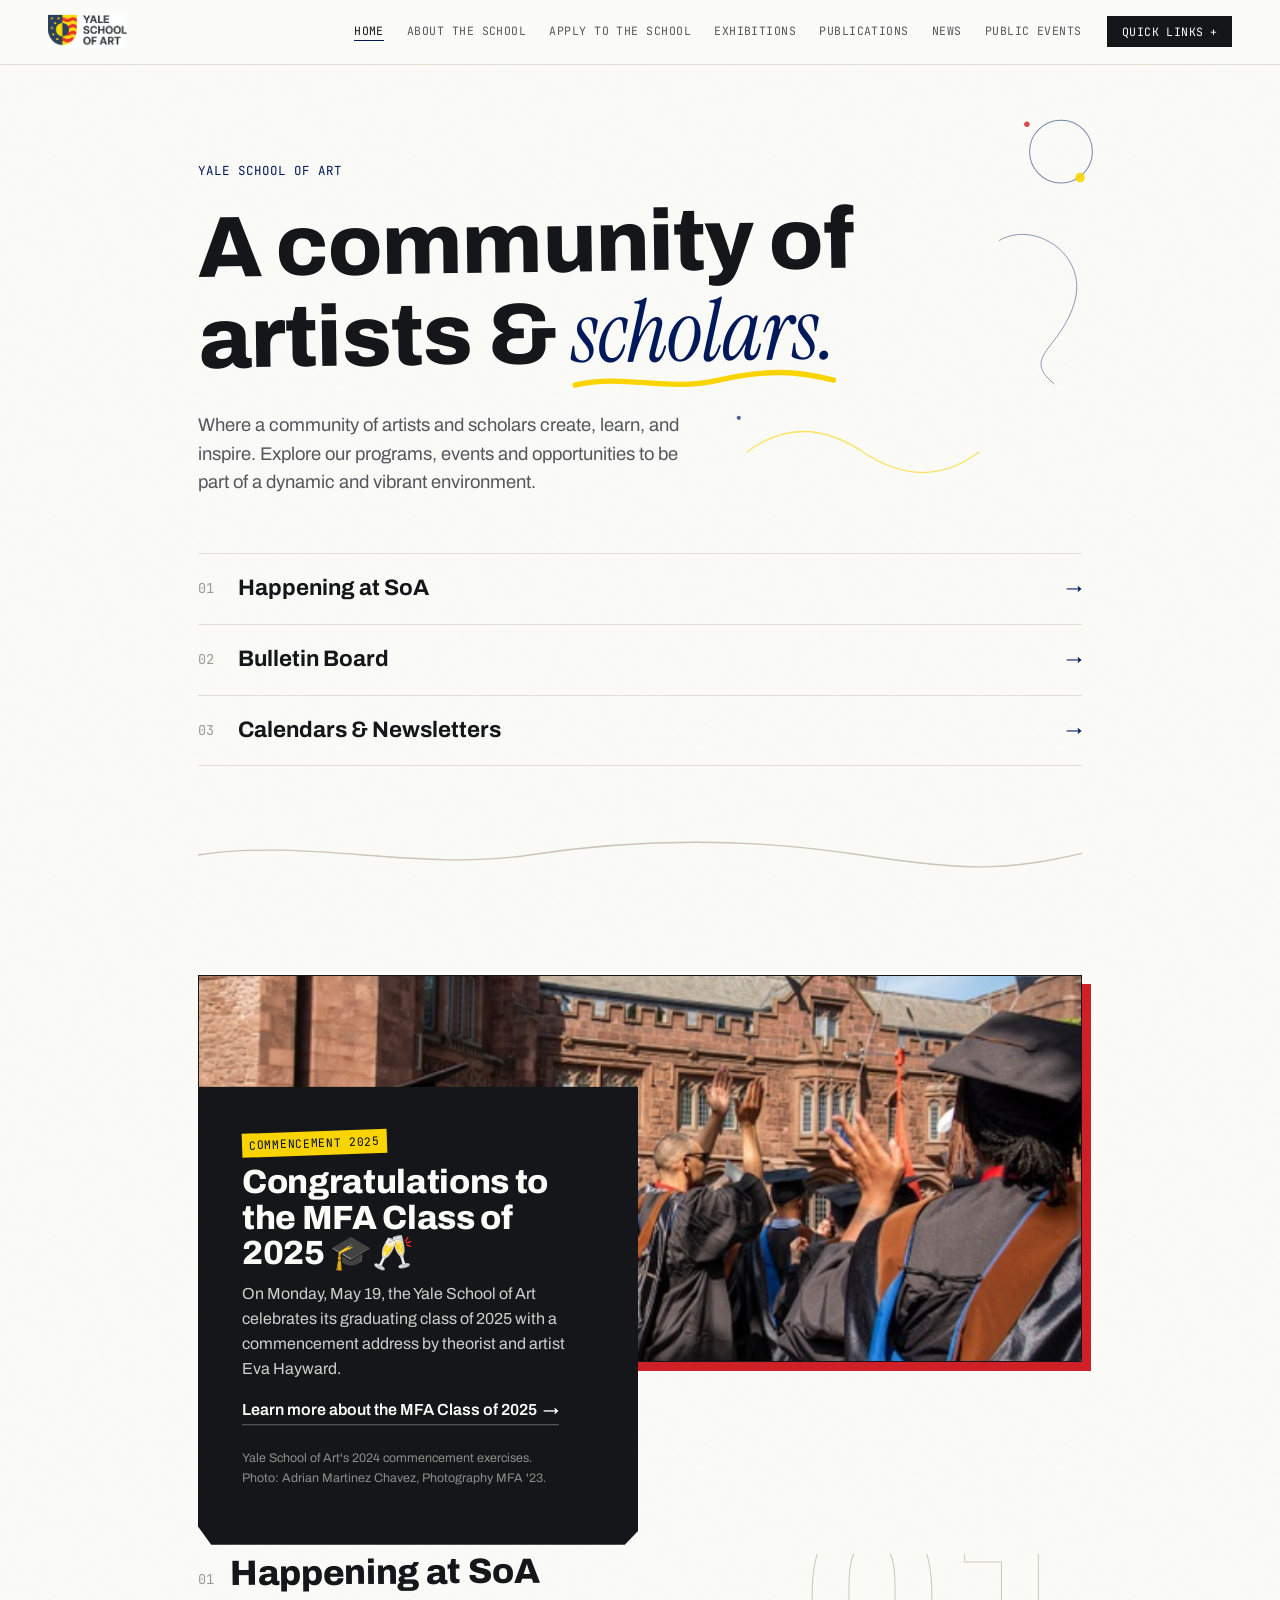
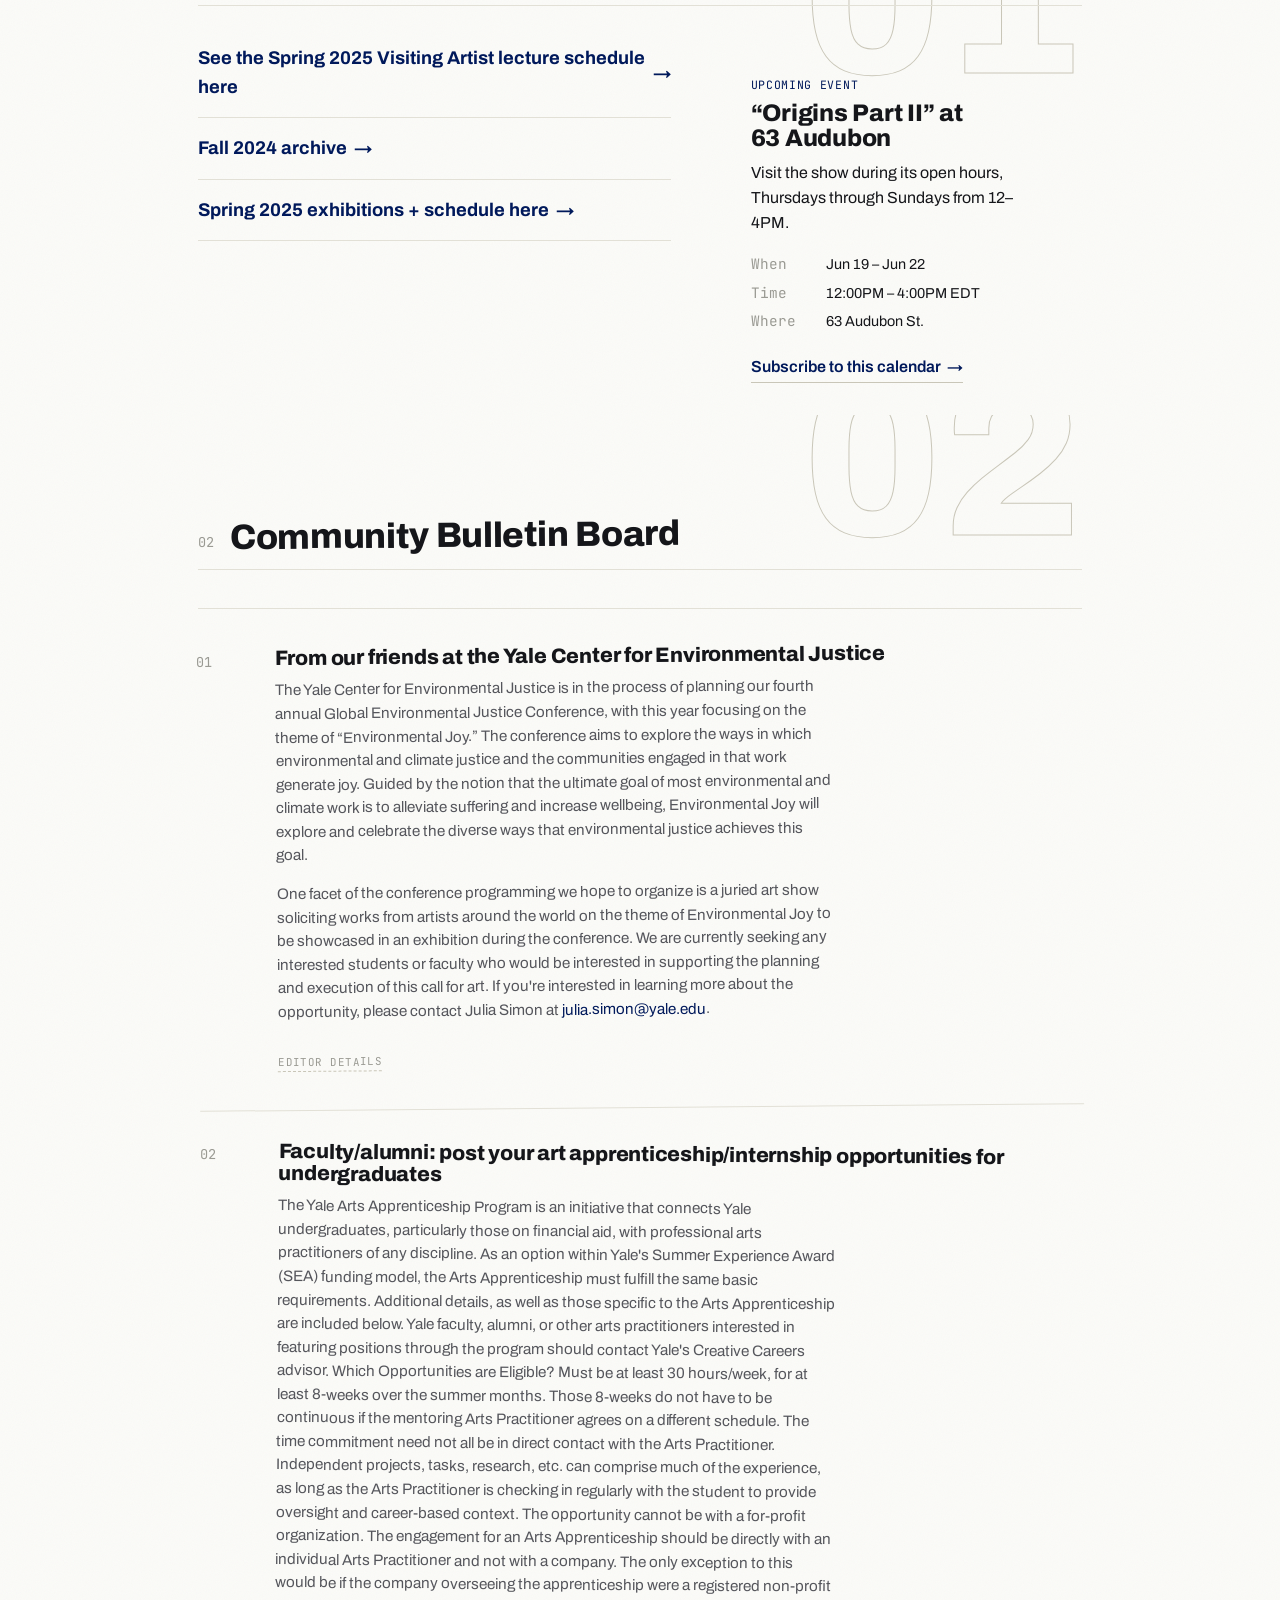
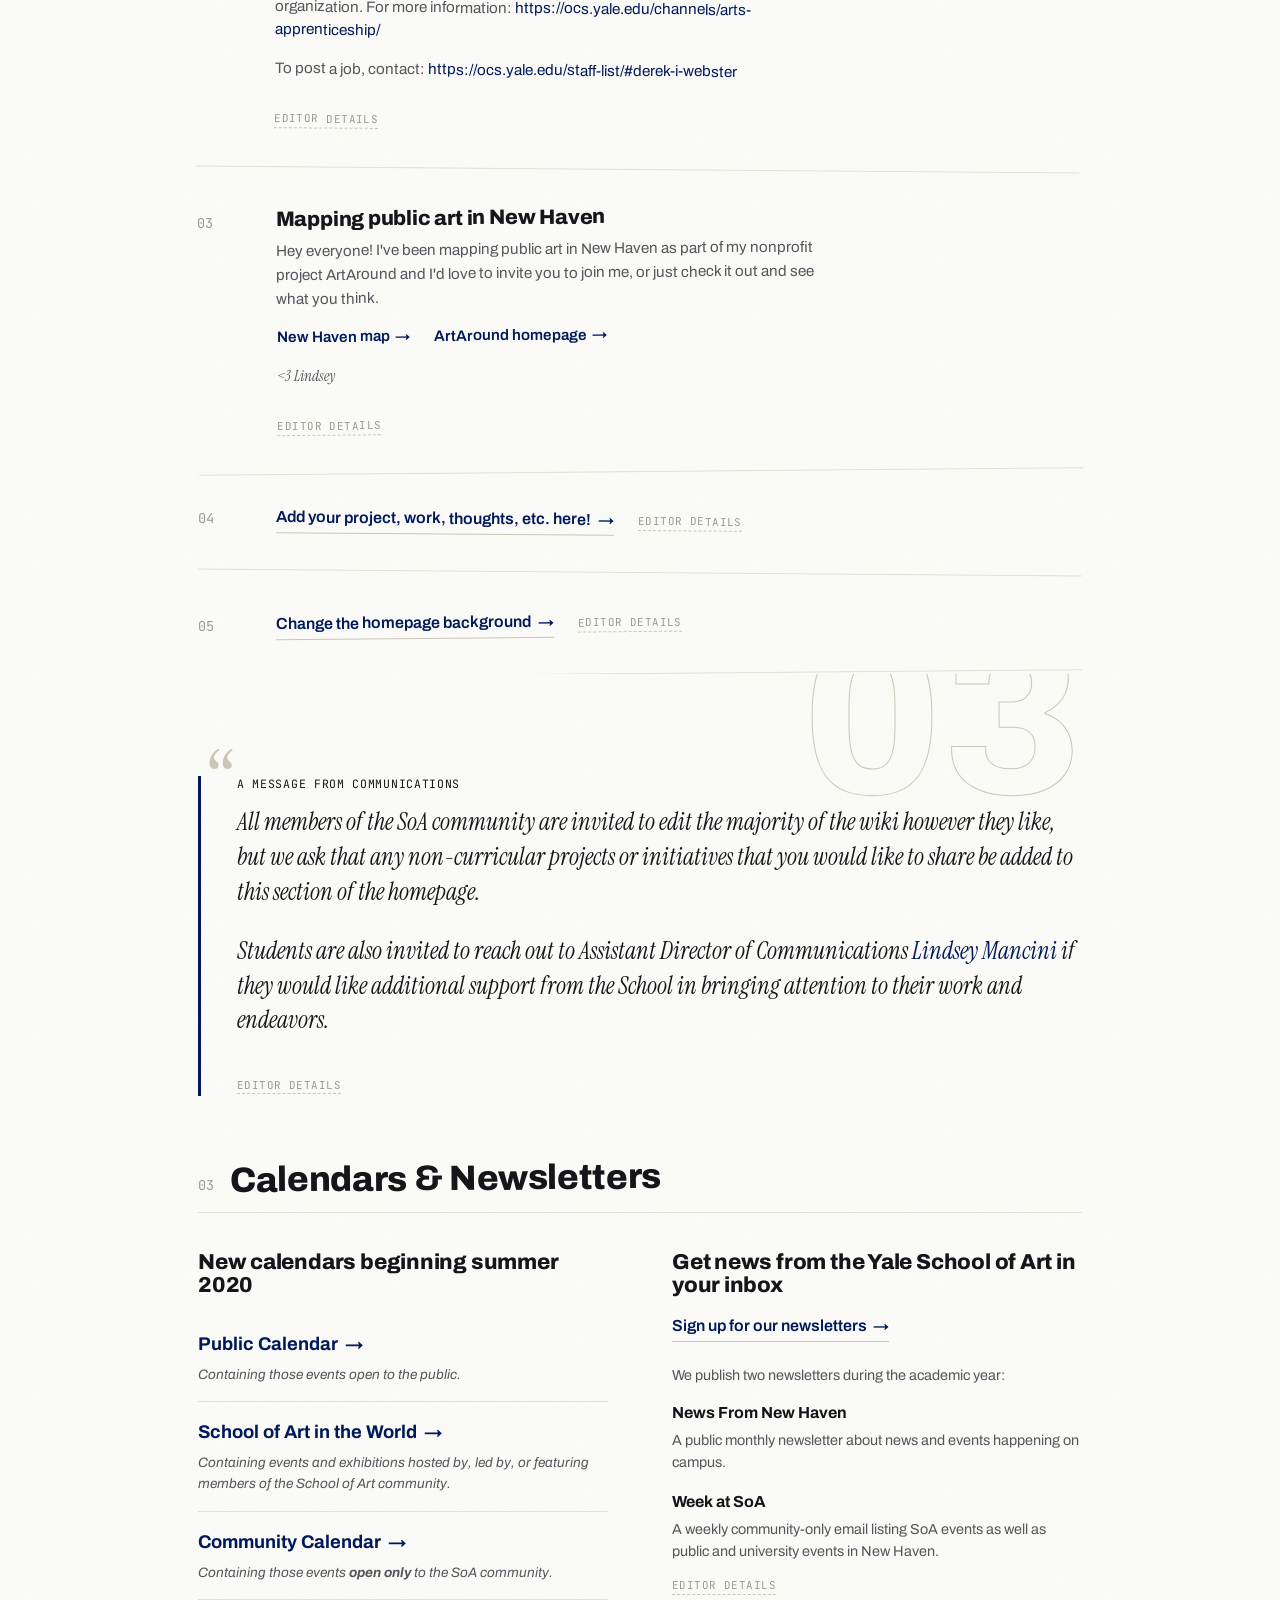
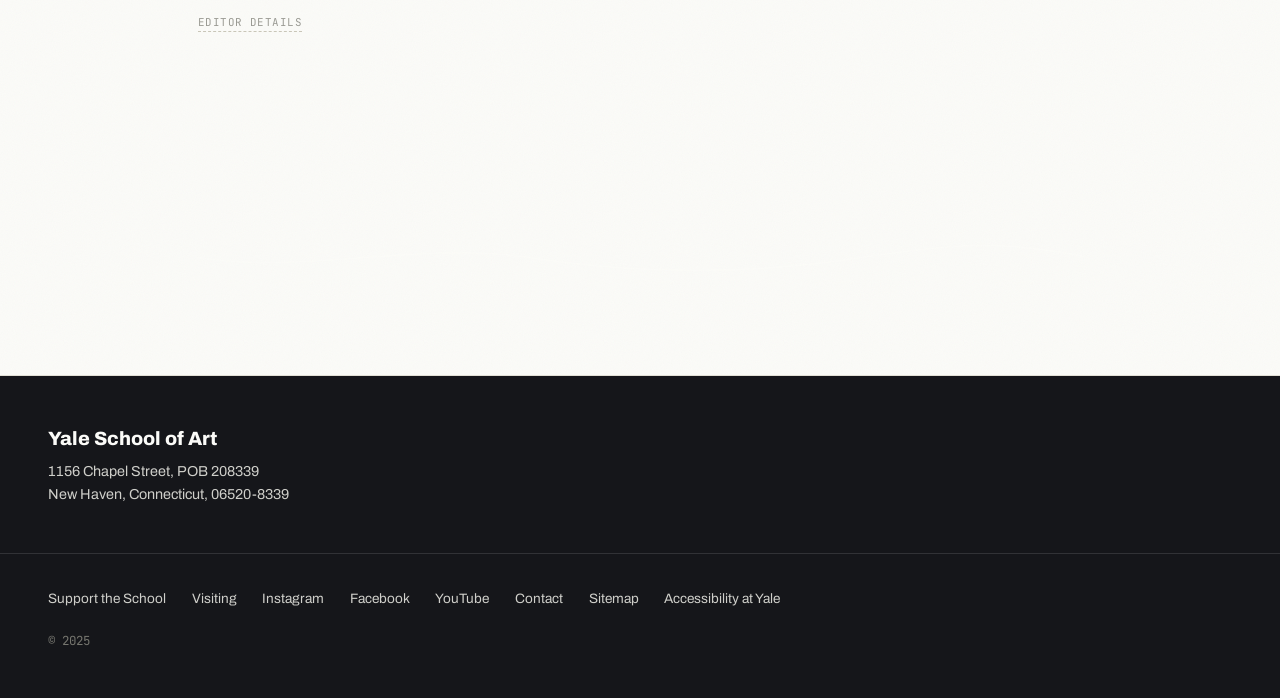
<file: index.html>
<!DOCTYPE html>
<html lang="en">

<head>
  <meta charset="UTF-8" />
  <meta name="viewport" content="width=device-width, initial-scale=1.0" />
  <title>Yale School of Art</title>
  <link rel="preconnect" href="https://fonts.googleapis.com">
  <link rel="preconnect" href="https://fonts.gstatic.com" crossorigin>
  <link href="https://fonts.googleapis.com/css2?family=Archivo:ital,wght@0,400;0,500;0,600;0,700;0,800;1,500&family=Archivo+Expanded:wght@700;800&family=Instrument+Serif:ital@0;1&family=JetBrains+Mono:wght@400;500&display=swap" rel="stylesheet">
  <link rel="stylesheet" href="styles/styles.css" />
</head>

<body>

  <a class="skip-link" href="#main">Skip to main content</a>

  <header class="site-header">
    <nav class="nav-container">

      <div class="logo">
        <a href="#"><img src="IMAGES/LOGO.jpg" alt="Yale School of Art" /></a>
      </div>

      <button class="menu-toggle" id="menuToggle" aria-expanded="false" aria-controls="navMenu" aria-label="Toggle navigation menu">
        <span></span><span></span><span></span>
      </button>

      <div class="nav-right" id="navMenu">
        <ul class="nav-menu">
          <li><a href="#" aria-current="page">Home</a></li>
          <li><a href="#">About the School</a></li>
          <li><a href="index (3).html">Apply to the School</a></li>
          <li><a href="#">Exhibitions</a></li>
          <li><a href="#">Publications</a></li>
          <li><a href="#">News</a></li>
          <li><a href="Index (5).html">Public Events</a></li>
        </ul>

        <button class="quick-links-btn" onclick="toggleQuickLinks()" aria-expanded="false" aria-controls="quickLinksPanel">
          Quick Links <span class="chevron">+</span>
        </button>
      </div>
    </nav>

    <div id="quickLinksPanel" class="quick-links-panel">
      <div class="links-columns">
        <div>
          <h4>Quick Links</h4>
          <ul>
            <li><a href="#">Current Students</a></li>
            <li><a href="#">Faculty &amp; Staff</a></li>
            <li><a href="#">Wiki Sitemap</a></li>
            <li><a href="#">Knowledgebase</a></li>
            <li><a href="#">Facilities</a></li>
            <li><a href="#">Courses</a></li>
            <li><a href="#">Opportunities</a></li>
            <li><a href="#">Resources</a></li>
            <li><a href="#">School of Art in the World</a></li>
          </ul>
        </div>
        <div>
          <h4>Newsletters &amp; Calendars</h4>
          <ul>
            <li><a href="#">Sign up for School of Art newsletters</a></li>
            <li><a href="#">Community Calendar</a></li>
            <li><a href="#">Academic Calendar</a></li>
            <li><a href="#">Public Events Calendar</a></li>
            <li><a href="#">SoA in the World Calendar</a></li>
          </ul>
        </div>
      </div>

      <div class="covid-update">
        <p><strong>Official School of Art COVID-19 Updates —</strong> for up-to-date information from the university, visit Yale's <a href="#">COVID-19 website →</a></p>
      </div>
    </div>
  </header>

  <main id="main">

    <!-- ===== HERO ===== -->
    <section class="hero">
      <svg class="hero-art" aria-hidden="true" viewBox="0 0 600 600" preserveAspectRatio="xMidYMid meet">
        <circle cx="520" cy="80" r="46" fill="none" stroke="var(--navy)" stroke-width="1.5" opacity="0.5" />
        <circle cx="548" cy="118" r="7" fill="var(--gold)" opacity="0.9" />
        <circle cx="470" cy="40" r="4" fill="var(--red)" opacity="0.8" />
        <path d="M430 210 C 480 180, 560 230, 540 300 S 460 380, 510 420" fill="none" stroke="var(--navy)" stroke-width="1.4" opacity="0.45" stroke-linecap="round" />
        <path d="M60 520 Q 140 460 230 520 T 400 520" fill="none" stroke="var(--gold)" stroke-width="2" opacity="0.6" stroke-linecap="round" />
        <circle cx="48" cy="470" r="3" fill="var(--navy)" opacity="0.7" />
      </svg>
      <p class="kicker">Yale School of Art</p>
      <h1 class="hero-headline">A community of<br>artists&nbsp;&amp;&nbsp;<span class="accent-word">scholars.</span></h1>
      <p class="hero-intro">
        Where a community of artists and scholars create, learn, and inspire. Explore our
        programs, events and opportunities to be part of a dynamic and vibrant environment.
      </p>

      <nav class="hero-index" aria-label="Jump to section">
        <a href="#soa"><span class="idx">01</span><span class="label">Happening at SoA</span><span class="arrow">→</span></a>
        <a href="#bulletin"><span class="idx">02</span><span class="label">Bulletin Board</span><span class="arrow">→</span></a>
        <a href="#calendar"><span class="idx">03</span><span class="label">Calendars &amp; Newsletters</span><span class="arrow">→</span></a>
      </nav>
    </section>

    <div class="art-divider" aria-hidden="true">
      <svg viewBox="0 0 1200 40" preserveAspectRatio="none">
        <path d="M0 20 C 150 0, 300 40, 450 20 S 750 0, 900 20 S 1100 38, 1200 18" fill="none" stroke="currentColor" stroke-width="1.5" />
      </svg>
    </div>

    <!-- ===== COMMENCEMENT ===== -->
    <section class="commencement reveal">
      <div class="commencement-media">
        <img src="IMAGES/photo grad.jpg" alt="Yale School of Art's 2024 commencement exercises" />
      </div>
      <div class="commencement-panel">
        <p class="tag">Commencement 2025</p>
        <h2>Congratulations to the MFA&nbsp;Class of 2025 <span class="emoji">🎓🥂</span></h2>
        <p>
          On Monday, May 19, the Yale School of Art celebrates its graduating class of 2025 with a
          commencement address by theorist and artist Eva Hayward.
        </p>
        <a class="text-link" href="#">Learn more about the MFA Class of 2025 <span class="arrow">→</span></a>
        <p class="credit">Yale School of Art's 2024 commencement exercises.<br>Photo: Adrian Martinez Chavez, Photography MFA '23.</p>
      </div>
    </section>

    <!-- ===== HAPPENING AT SoA ===== -->
    <section class="soa-section reveal" id="soa" data-num="01">
      <div class="section-head">
        <span class="section-num">01</span>
        <h2>Happening at&nbsp;SoA</h2>
      </div>

      <div class="soa-grid">
        <ul class="arrow-list">
          <li><a href="#">See the Spring 2025 Visiting Artist lecture schedule here <span class="arrow">→</span></a></li>
          <li><a href="#">Fall 2024 archive <span class="arrow">→</span></a></li>
          <li><a href="#">Spring 2025 exhibitions + schedule here <span class="arrow">→</span></a></li>
        </ul>

        <div class="event-card">
          <p class="tag">Upcoming Event</p>
          <h3>&ldquo;Origins Part II&rdquo; at 63&nbsp;Audubon</h3>
          <p>Visit the show during its open hours, Thursdays through Sundays from 12–4PM.</p>
          <dl class="event-meta">
            <div><dt>When</dt><dd>Jun 19 – Jun 22</dd></div>
            <div><dt>Time</dt><dd>12:00PM – 4:00PM EDT</dd></div>
            <div><dt>Where</dt><dd>63 Audubon St.</dd></div>
          </dl>
          <a class="text-link" href="#">Subscribe to this calendar <span class="arrow">→</span></a>
        </div>
      </div>
    </section>

    <!-- ===== COMMUNITY BULLETIN BOARD ===== -->
    <section class="bulletin-section reveal" id="bulletin" data-num="02">
      <div class="section-head">
        <span class="section-num">02</span>
        <h2>Community Bulletin Board</h2>
      </div>

      <ol class="bulletin-index">
        <li>
          <div class="bulletin-row">
            <span class="bulletin-no">01</span>
            <div class="bulletin-body">
              <h3>From our friends at the Yale Center for Environmental Justice</h3>
              <p>
                The Yale Center for Environmental Justice is in the process of planning our fourth annual
                Global Environmental Justice Conference, with this year focusing on the theme of
                &ldquo;Environmental Joy.&rdquo; The conference aims to explore the ways in which environmental
                and climate justice and the communities engaged in that work generate joy. Guided by the
                notion that the ultimate goal of most environmental and climate work is to alleviate
                suffering and increase wellbeing, Environmental Joy will explore and celebrate the diverse
                ways that environmental justice achieves this goal.
              </p>
              <p>
                One facet of the conference programming we hope to organize is a juried art show soliciting
                works from artists around the world on the theme of Environmental Joy to be showcased in an
                exhibition during the conference. We are currently seeking any interested students or
                faculty who would be interested in supporting the planning and execution of this call for
                art. If you're interested in learning more about the opportunity, please contact Julia Simon
                at <a href="mailto:julia.simon@yale.edu">julia.simon@yale.edu</a>.
              </p>
              <a class="editor-details" href="#">Editor details</a>
            </div>
          </div>
        </li>

        <li>
          <div class="bulletin-row">
            <span class="bulletin-no">02</span>
            <div class="bulletin-body">
              <h3>Faculty/alumni: post your art apprenticeship/internship opportunities for undergraduates</h3>
              <p>
                The Yale Arts Apprenticeship Program is an initiative that connects Yale undergraduates,
                particularly those on financial aid, with professional arts practitioners of any discipline.
                As an option within Yale's Summer Experience Award (SEA) funding model, the Arts
                Apprenticeship must fulfill the same basic requirements. Additional details, as well as
                those specific to the Arts Apprenticeship are included below. Yale faculty, alumni, or other
                arts practitioners interested in featuring positions through the program should contact
                Yale's Creative Careers advisor. Which Opportunities are Eligible? Must be at least 30
                hours/week, for at least 8-weeks over the summer months. Those 8-weeks do not have to be
                continuous if the mentoring Arts Practitioner agrees on a different schedule. The time
                commitment need not all be in direct contact with the Arts Practitioner. Independent
                projects, tasks, research, etc. can comprise much of the experience, as long as the Arts
                Practitioner is checking in regularly with the student to provide oversight and career-based
                context. The opportunity cannot be with a for-profit organization. The engagement for an Arts
                Apprenticeship should be directly with an individual Arts Practitioner and not with a
                company. The only exception to this would be if the company overseeing the apprenticeship
                were a registered non-profit organization. For more information:
                <a href="https://ocs.yale.edu/channels/arts-apprenticeship/">https://ocs.yale.edu/channels/arts-apprenticeship/</a>
              </p>
              <p>To post a job, contact: <a href="https://ocs.yale.edu/staff-list/#derek-i-webster">https://ocs.yale.edu/staff-list/#derek-i-webster</a></p>
              <a class="editor-details" href="#">Editor details</a>
            </div>
          </div>
        </li>

        <li>
          <div class="bulletin-row">
            <span class="bulletin-no">03</span>
            <div class="bulletin-body">
              <h3>Mapping public art in New Haven</h3>
              <p>
                Hey everyone! I've been mapping public art in New Haven as part of my nonprofit project
                ArtAround and I'd love to invite you to join me, or just check it out and see what you
                think.
              </p>
              <p class="bulletin-links">
                <a href="#">New Haven map <span class="arrow">→</span></a>
                <a href="#">ArtAround homepage <span class="arrow">→</span></a>
              </p>
              <p class="signoff">&lt;3 Lindsey</p>
              <a class="editor-details" href="#">Editor details</a>
            </div>
          </div>
        </li>

        <li class="bulletin-mini">
          <div class="bulletin-row">
            <span class="bulletin-no">04</span>
            <div class="bulletin-body">
              <a class="text-link" href="#">Add your project, work, thoughts, etc. here! <span class="arrow">→</span></a>
              <a class="editor-details" href="#">Editor details</a>
            </div>
          </div>
        </li>

        <li class="bulletin-mini">
          <div class="bulletin-row">
            <span class="bulletin-no">05</span>
            <div class="bulletin-body">
              <a class="text-link" href="#">Change the homepage background <span class="arrow">→</span></a>
              <a class="editor-details" href="#">Editor details</a>
            </div>
          </div>
        </li>
      </ol>
    </section>

    <!-- ===== CALENDARS & NEWSLETTERS ===== -->
    <section class="calendars-section reveal" id="calendar" data-num="03">
      <blockquote class="announcement">
        <p class="tag">A message from Communications</p>
        <p>
          All members of the SoA community are invited to edit the majority of the wiki however they like,
          but we ask that any non-curricular projects or initiatives that you would like to share be added
          to this section of the homepage.
        </p>
        <p>
          Students are also invited to reach out to Assistant Director of Communications
          <a href="#">Lindsey Mancini</a> if they would like additional support from the School in bringing
          attention to their work and endeavors.
        </p>
        <a class="editor-details" href="#">Editor details</a>
      </blockquote>

      <div class="section-head">
        <span class="section-num">03</span>
        <h2>Calendars &amp; Newsletters</h2>
      </div>

      <div class="calendars-grid">
        <div class="calendars-col">
          <h3>New calendars beginning summer 2020</h3>
          <ul class="arrow-list">
            <li>
              <a href="#">Public Calendar <span class="arrow">→</span></a>
              <em>Containing those events open to the public.</em>
            </li>
            <li>
              <a href="#">School of Art in the World <span class="arrow">→</span></a>
              <em>Containing events and exhibitions hosted by, led by, or featuring members of the School of Art community.</em>
            </li>
            <li>
              <a href="#">Community Calendar <span class="arrow">→</span></a>
              <em>Containing those events <strong>open only</strong> to the SoA community.</em>
            </li>
          </ul>
          <a class="editor-details" href="#">Editor details</a>
        </div>

        <div class="calendars-col">
          <h3>Get news from the Yale School of Art in your inbox</h3>
          <a class="text-link" href="#">Sign up for our newsletters <span class="arrow">→</span></a>
          <p class="newsletter-lead">We publish two newsletters during the academic year:</p>
          <dl class="newsletter-list">
            <div>
              <dt>News From New Haven</dt>
              <dd>A public monthly newsletter about news and events happening on campus.</dd>
            </div>
            <div>
              <dt>Week at SoA</dt>
              <dd>A weekly community-only email listing SoA events as well as public and university events in New Haven.</dd>
            </div>
          </dl>
          <a class="editor-details" href="#">Editor details</a>
        </div>
      </div>
    </section>

  </main>

  <div class="art-divider art-divider--footer" aria-hidden="true">
    <svg viewBox="0 0 1200 40" preserveAspectRatio="none">
      <path d="M0 22 C 150 42, 300 2, 450 22 S 750 42, 900 22 S 1100 4, 1200 20" fill="none" stroke="currentColor" stroke-width="1.5" />
    </svg>
  </div>

  <!-- ===== FOOTER ===== -->
  <footer class="site-footer">
    <div class="footer-top">
      <p class="footer-mark">Yale School of Art</p>
      <address>1156 Chapel Street, POB 208339<br>New Haven, Connecticut, 06520-8339</address>
    </div>
    <div class="footer-links">
      <ul>
        <li><a href="#">Support the School</a></li>
        <li><a href="#">Visiting</a></li>
        <li><a href="#">Instagram</a></li>
        <li><a href="#">Facebook</a></li>
        <li><a href="#">YouTube</a></li>
        <li><a href="#">Contact</a></li>
        <li><a href="#">Sitemap</a></li>
        <li><a href="#">Accessibility at Yale</a></li>
      </ul>
      <p class="copyright">© 2025</p>
    </div>
  </footer>

  <script src="scripts/main.js"></script>
</body>

</html>
</file>
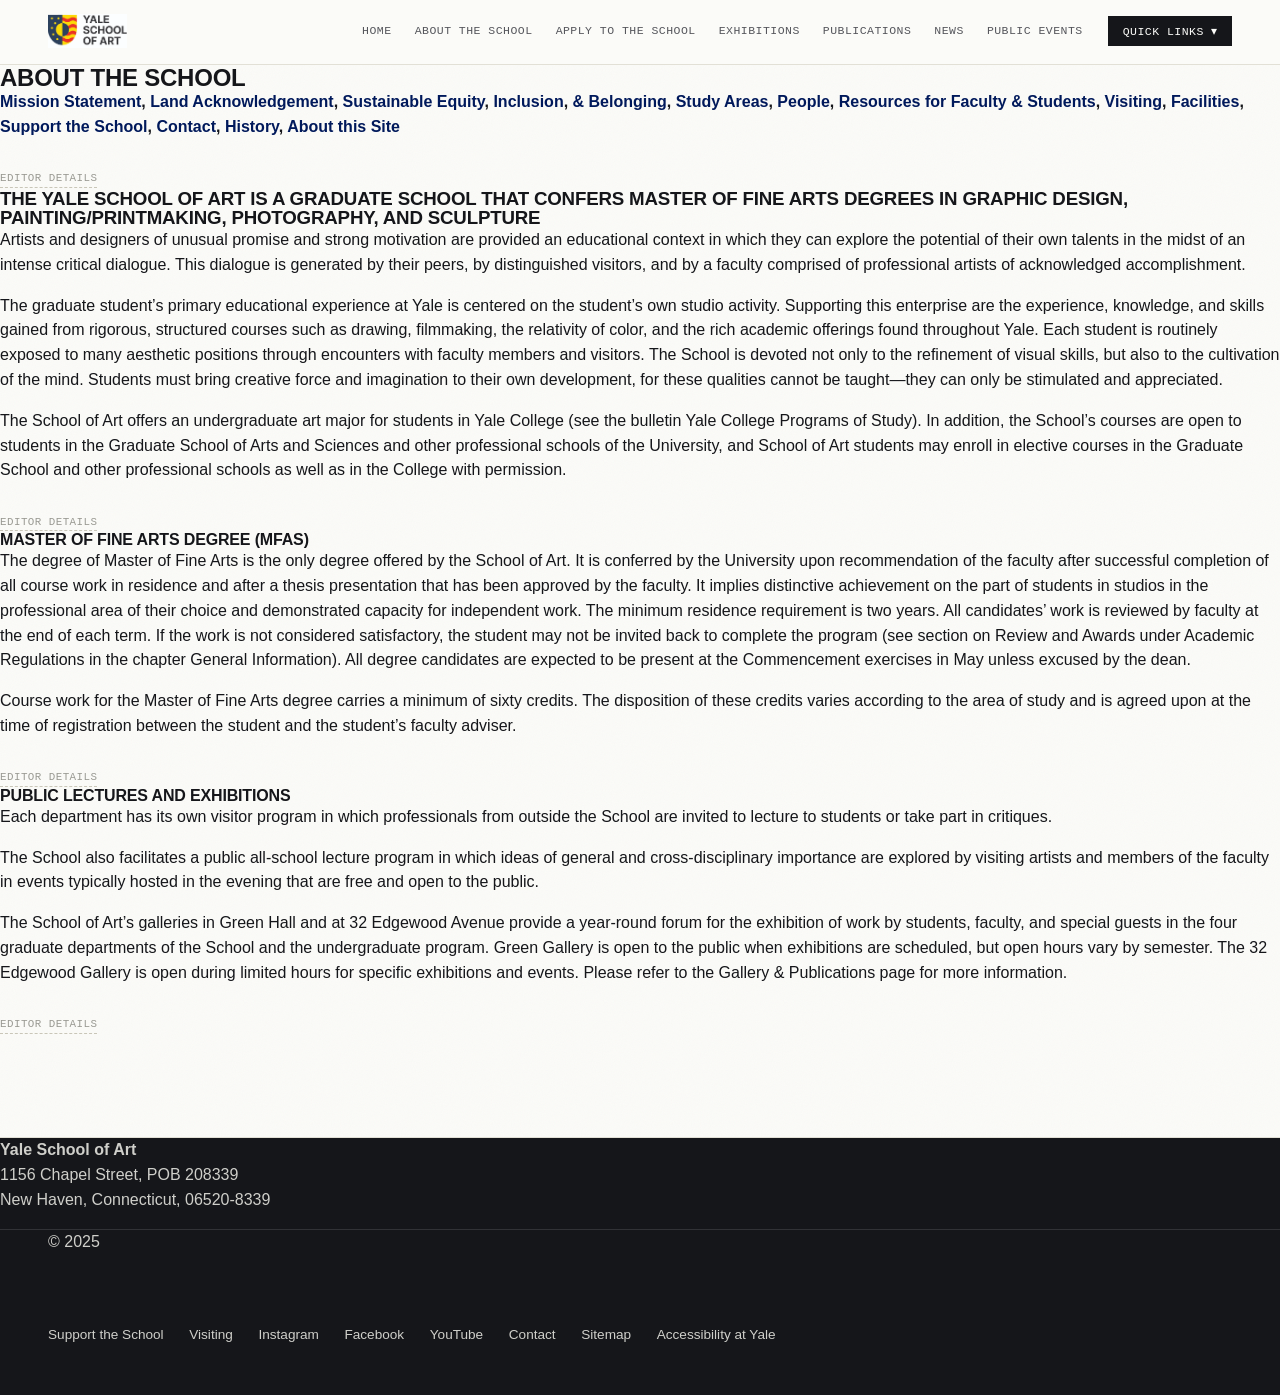
<file: Index (2).html>
<!DOCTYPE html>
<html lang="en">

<head>
  <meta charset="UTF-8" />
  <meta name="viewport" content="width=device-width, initial-scale=1.0" />
  <title>Yale School of Art</title>
  <link rel="stylesheet" href="styles/styles.css" />
</head>

<body>

  <header class="site-header">
    <nav class="nav-container">

      <!-- LOGO A LA IZQUIERDA -->
      <div class="logo">
        <img src="IMAGES/LOGO.jpg" alt="Yale School of Art Logo" />
      </div>

      <!-- MENÚ + QUICK LINKS A LA DERECHA -->
      <div class="nav-right">
        <ul class="nav-menu">
           <li><a href="index.html">Home</a></li>
          <li><a href="#">About the School</a></li>
          <li><a href="index (3).html">Apply to the School</a></li>
          <li><a href="#">Exhibitions</a></li>
          <li><a href="Index (4).html">Publications</a></li>
          <li><a href="#">News</a></li>
          <li><a href="Index (5).html">Public Events</a></li>
        </ul>

        <!-- BOTÓN QUICK LINKS -->
        <button class="quick-links-btn" onclick="toggleQuickLinks()">Quick Links ▾</button>
      </div>
    </nav>

    <!-- PANEL DESPLEGABLE -->
    <div id="quickLinksPanel" class="quick-links-panel">
      <div class="links-columns">
        <div>
          <h4>Quick Links</h4>
          <ul>
            <li><a href="#">Current Students</a></li>
            <li><a href="#">Faculty &amp; Staff</a></li>
            <li><a href="#"><strong>Wiki Sitemap</strong></a></li>
            <li><a href="#">Knowledgebase</a></li>
            <li><a href="#">Facilities</a></li>
            <li><a href="#">Courses</a></li>
            <li><a href="#"><strong>Opportunities</strong></a></li>
            <li><a href="#">Resources</a></li>
            <li><a href="#">School of Art in the World</a></li>
          </ul>
        </div>
        <div>
          <h4>Newsletters &amp; Calendars</h4>
          <ul>
            <li><a href="#"><em>Sign up for School of Art newsletters</em></a></li>
            <li><a href="#">Community Calendar</a></li>
            <li><a href="#"><strong>Academic Calendar</strong></a></li>
            <li><a href="#">Public Events Calendar</a></li>
            <li><a href="#">SoA in the World Calendar</a></li>
          </ul>
        </div>
      </div>

      <div class="covid-update">
        <p><strong>Official School of Art COVID-19 Updates:</strong></p>
        <p>For up-to-date information from the university, visit Yale’s <a href="#">COVID-19 website »</a></p>
      </div>
    </div>
  </header>

  <!-- SCRIPT PARA MOSTRAR/OCULTAR -->
  <script>
    function toggleQuickLinks() {
      const panel = document.getElementById("quickLinksPanel");
      panel.classList.toggle("open");
    }
  </script>

  <!-- ABOUT THE SCHOOL PAGE STRUCTURE -->

<section class="about-nav-section">
  <h1>ABOUT THE SCHOOL</h1>
  <div class="about-links-box">
    <p>
      <strong>
        <a href="#">Mission Statement</a>,
        <a href="#">Land Acknowledgement</a>,
        <a href="#">Sustainable Equity</a>, 
        <a href="#">Inclusion</a>, 
        <a href="#">&amp; Belonging</a>,
        <a href="#">Study Areas</a>,
        <a href="#">People</a>,
        <a href="#">Resources for Faculty &amp; Students</a>,
        <a href="#">Visiting</a>,
        <a href="#">Facilities</a>,
        <a href="#">Support the School</a>,
        <a href="#">Contact</a>,
        <a href="#">History</a>,
        <a href="#">About this Site</a>
      </strong>
    </p>
    <a href="#" class="editor-details">Editor details</a>
  </div>
</section>

<section class="school-description">
  <div class="description-text">
    <h3>THE YALE SCHOOL OF ART IS A GRADUATE SCHOOL THAT CONFERS MASTER OF FINE ARTS DEGREES IN GRAPHIC DESIGN, PAINTING/PRINTMAKING, PHOTOGRAPHY, AND SCULPTURE</h3>
    <p>
      Artists and designers of unusual promise and strong motivation are provided an educational context in which they can explore the potential of their own talents in the midst of an intense critical dialogue. This dialogue is generated by their peers, by distinguished visitors, and by a faculty comprised of professional artists of acknowledged accomplishment.
    </p>
    <p>
      The graduate student’s primary educational experience at Yale is centered on the student’s own studio activity. Supporting this enterprise are the experience, knowledge, and skills gained from rigorous, structured courses such as drawing, filmmaking, the relativity of color, and the rich academic offerings found throughout Yale. Each student is routinely exposed to many aesthetic positions through encounters with faculty members and visitors. The School is devoted not only to the refinement of visual skills, but also to the cultivation of the mind. Students must bring creative force and imagination to their own development, for these qualities cannot be taught—they can only be stimulated and appreciated.
    </p>
    <p>
      The School of Art offers an undergraduate art major for students in Yale College (see the bulletin Yale College Programs of Study). In addition, the School’s courses are open to students in the Graduate School of Arts and Sciences and other professional schools of the University, and School of Art students may enroll in elective courses in the Graduate School and other professional schools as well as in the College with permission.
    </p>
    <a href="#" class="editor-details">Editor details</a>
  </div>
</section>

<section class="about-columns">
  <div class="about-box box-left">
    <h4>MASTER OF FINE ARTS DEGREE (MFAS)</h4>
    <p>
      The degree of Master of Fine Arts is the only degree offered by the School of Art. It is conferred by the University upon recommendation of the faculty after successful completion of all course work in residence and after a thesis presentation that has been approved by the faculty. It implies distinctive achievement on the part of students in studios in the professional area of their choice and demonstrated capacity for independent work. The minimum residence requirement is two years. All candidates’ work is reviewed by faculty at the end of each term. If the work is not considered satisfactory, the student may not be invited back to complete the program (see section on Review and Awards under Academic Regulations in the chapter General Information). All degree candidates are expected to be present at the Commencement exercises in May unless excused by the dean.
    </p>
    <p>
      Course work for the Master of Fine Arts degree carries a minimum of sixty credits. The disposition of these credits varies according to the area of study and is agreed upon at the time of registration between the student and the student’s faculty adviser.
    </p>
    <a href="#" class="editor-details">Editor details</a>
  </div>

  <div class="about-box box-right">
    <h4>PUBLIC LECTURES AND EXHIBITIONS</h4>
    <p>
      Each department has its own visitor program in which professionals from outside the School are invited to lecture to students or take part in critiques.
    </p>
    <p>
      The School also facilitates a public all-school lecture program in which ideas of general and cross-disciplinary importance are explored by visiting artists and members of the faculty in events typically hosted in the evening that are free and open to the public.
    </p>
    <p>
      The School of Art’s galleries in Green Hall and at 32 Edgewood Avenue provide a year-round forum for the exhibition of work by students, faculty, and special guests in the four graduate departments of the School and the undergraduate program. Green Gallery is open to the public when exhibitions are scheduled, but open hours vary by semester. The 32 Edgewood Gallery is open during limited hours for specific exhibitions and events. Please refer to the Gallery & Publications page for more information.
    </p>
    <a href="#" class="editor-details">Editor details</a>
  </div>
</section>


  <!-- footer -->
  <footer class="site-footer">
    <div class="footer-content">

      <!-- Dirección -->
      <div class="footer-address">
        <p><strong>Yale School of Art</strong><br>
          1156 Chapel Street, POB 208339<br>
          New Haven, Connecticut, 06520-8339</p>
      </div>

      <!-- Enlaces -->
      <div class="footer-links">
        <p>© 2025</p>
        <ul>
          <li><a href="#">Support the School</a></li>
          <li><a href="#">Visiting</a></li>
          <li><a href="#">Instagram</a></li>
          <li><a href="#">Facebook</a></li>
          <li><a href="#">YouTube</a></li>
          <li><a href="#">Contact</a></li>
          <li><a href="#">Sitemap</a></li>
          <li><a href="#">Accessibility at Yale</a></li>
        </ul>
      </div>

    </div>
  </footer>
</file>
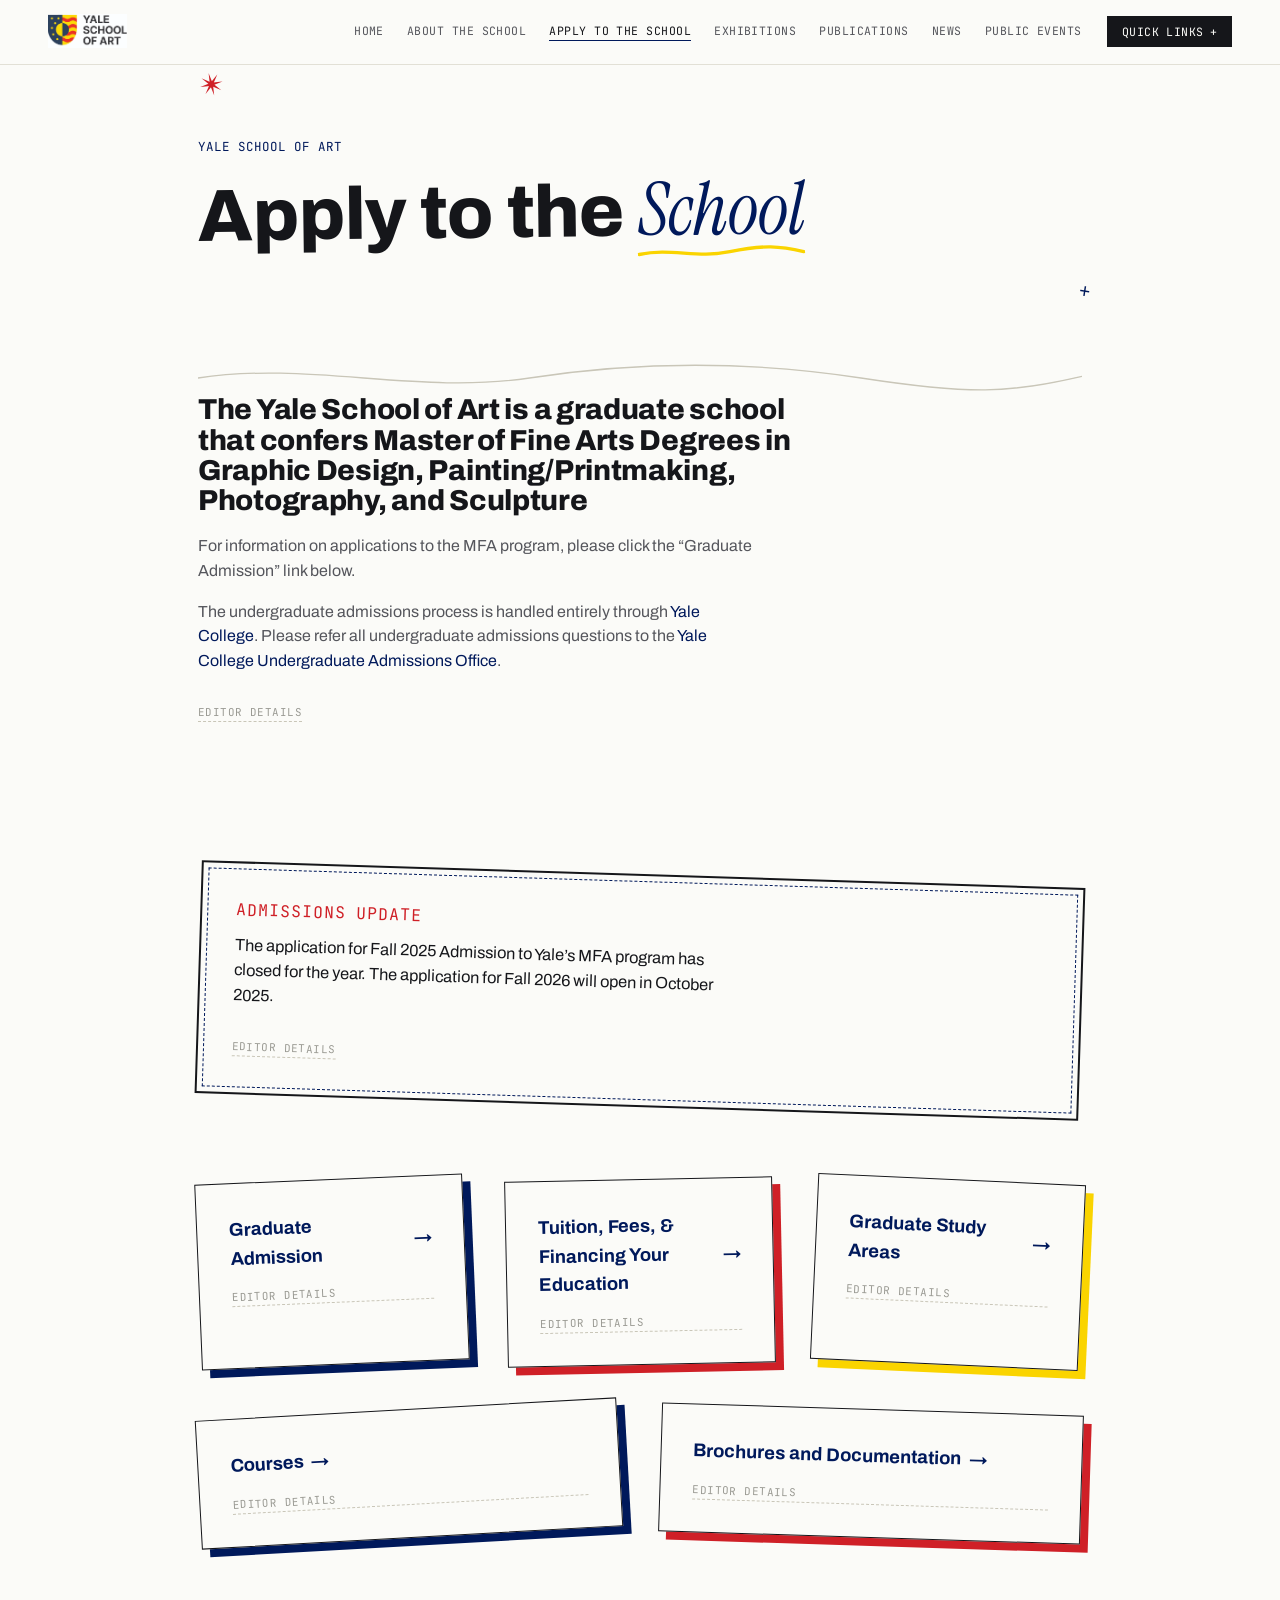
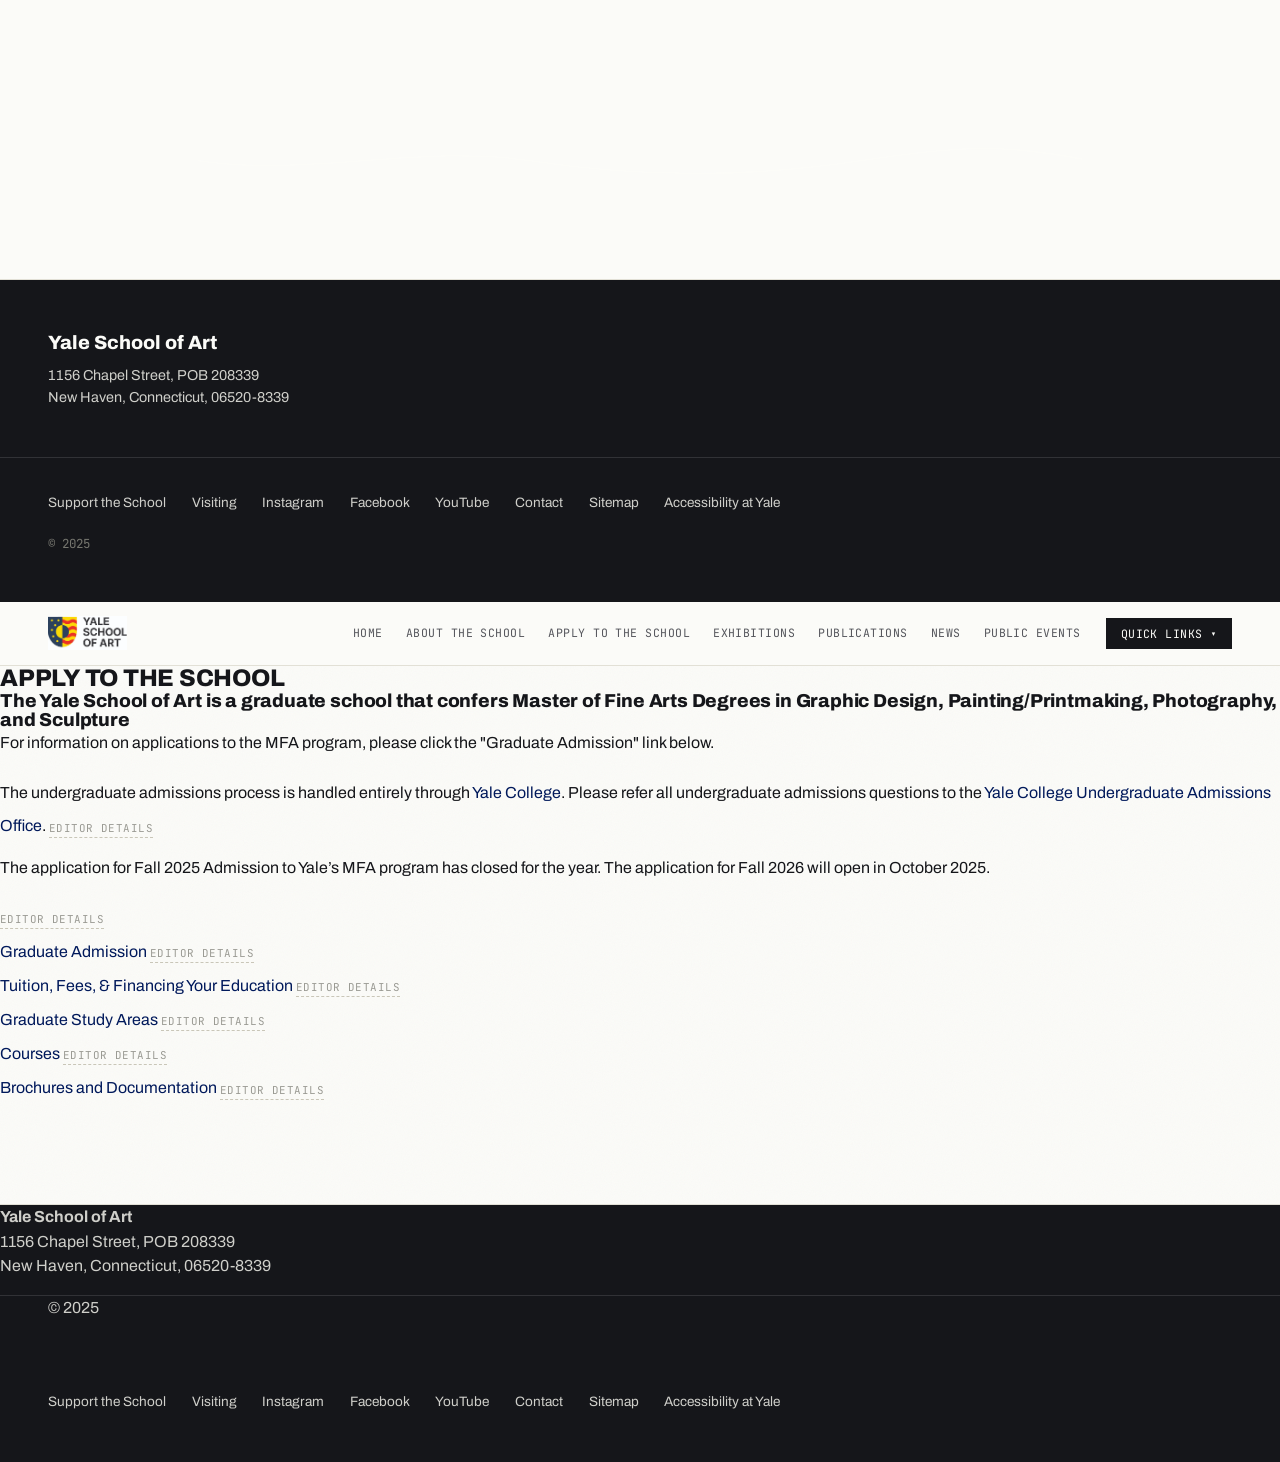
<file: index (3).html>
<!DOCTYPE html>
<html lang="en">

<head>
  <meta charset="UTF-8" />
  <meta name="viewport" content="width=device-width, initial-scale=1.0" />
  <title>Yale School of Art</title>
  <link rel="stylesheet" href="styles/styles.css" />
</head>

<body>

  <header class="site-header"><!DOCTYPE html>
<html lang="en">

<head>
  <meta charset="UTF-8" />
  <meta name="viewport" content="width=device-width, initial-scale=1.0" />
  <title>Apply to the School — Yale School of Art</title>
  <link rel="preconnect" href="https://fonts.googleapis.com">
  <link rel="preconnect" href="https://fonts.gstatic.com" crossorigin>
  <link href="https://fonts.googleapis.com/css2?family=Archivo:ital,wght@0,400;0,500;0,600;0,700;0,800;1,500&family=Archivo+Expanded:wght@700;800&family=Instrument+Serif:ital@0;1&family=JetBrains+Mono:wght@400;500&display=swap" rel="stylesheet">
  <link rel="stylesheet" href="styles/styles.css" />
</head>

<body>

  <a class="skip-link" href="#main">Skip to main content</a>

  <header class="site-header">
    <nav class="nav-container">

      <div class="logo">
        <a href="index.html"><img src="IMAGES/LOGO.jpg" alt="Yale School of Art" /></a>
      </div>

      <button class="menu-toggle" id="menuToggle" aria-expanded="false" aria-controls="navMenu" aria-label="Toggle navigation menu">
        <span></span><span></span><span></span>
      </button>

      <div class="nav-right" id="navMenu">
        <ul class="nav-menu">
          <li><a href="index.html">Home</a></li>
          <li><a href="Index (2).html">About the School</a></li>
          <li><a href="#" aria-current="page">Apply to the School</a></li>
          <li><a href="#">Exhibitions</a></li>
          <li><a href="#">Publications</a></li>
          <li><a href="#">News</a></li>
          <li><a href="Index (5).html">Public Events</a></li>
        </ul>

        <button class="quick-links-btn" onclick="toggleQuickLinks()" aria-expanded="false" aria-controls="quickLinksPanel">
          Quick Links <span class="chevron">+</span>
        </button>
      </div>
    </nav>

    <div id="quickLinksPanel" class="quick-links-panel">
      <div class="links-columns">
        <div>
          <h4>Quick Links</h4>
          <ul>
            <li><a href="#">Current Students</a></li>
            <li><a href="#">Faculty &amp; Staff</a></li>
            <li><a href="#">Wiki Sitemap</a></li>
            <li><a href="#">Knowledgebase</a></li>
            <li><a href="#">Facilities</a></li>
            <li><a href="#">Courses</a></li>
            <li><a href="#">Opportunities</a></li>
            <li><a href="#">Resources</a></li>
            <li><a href="#">School of Art in the World</a></li>
          </ul>
        </div>
        <div>
          <h4>Newsletters &amp; Calendars</h4>
          <ul>
            <li><a href="#">Sign up for School of Art newsletters</a></li>
            <li><a href="#">Community Calendar</a></li>
            <li><a href="#">Academic Calendar</a></li>
            <li><a href="#">Public Events Calendar</a></li>
            <li><a href="#">SoA in the World Calendar</a></li>
          </ul>
        </div>
      </div>

      <div class="covid-update">
        <p><strong>Official School of Art COVID-19 Updates —</strong> for up-to-date information from the university, visit Yale's <a href="#">COVID-19 website →</a></p>
      </div>
    </div>
  </header>

  <main id="main">

    <!-- ===== PAGE HEADER ===== -->
    <section class="page-header">
      <span class="mark" aria-hidden="true" style="top:0.3rem; left:5%; font-size:1.9rem; color:var(--red); transform:rotate(-14deg);">✴</span>
      <span class="mark" aria-hidden="true" style="bottom:-0.6rem; right:4%; font-size:1.2rem; color:var(--navy); transform:rotate(9deg);">+</span>
      <p class="kicker">Yale School of Art</p>
      <h1 class="page-title">Apply to the&nbsp;<span class="accent-word">School</span></h1>
    </section>

    <div class="art-divider" aria-hidden="true">
      <svg viewBox="0 0 1200 40" preserveAspectRatio="none">
        <path d="M0 20 C 150 0, 300 40, 450 20 S 750 0, 900 20 S 1100 38, 1200 18" fill="none" stroke="currentColor" stroke-width="1.5" />
      </svg>
    </div>

    <!-- ===== INTRO ===== -->
    <section class="apply-lede reveal">
      <h3>The Yale School of Art is a graduate school that confers Master of Fine Arts Degrees in Graphic Design, Painting/Printmaking, Photography, and Sculpture</h3>
      <p>
        For information on applications to the MFA program, please click the &ldquo;Graduate Admission&rdquo; link below.
      </p>
      <p>
        The undergraduate admissions process is handled entirely through <a href="#">Yale College</a>. Please refer all undergraduate admissions questions to the <a href="#">Yale College Undergraduate Admissions Office</a>.
      </p>
      <a href="#" class="editor-details">Editor details</a>
    </section>

    <!-- ===== ADMISSIONS ANNOUNCEMENT ===== -->
    <section class="reveal">
      <div class="stamp tilt-b">
        <p class="tag">Admissions Update</p>
        <p>The application for Fall 2025 Admission to Yale&rsquo;s MFA program has closed for the year. The application for Fall 2026 will open in October 2025.</p>
        <a href="#" class="editor-details">Editor details</a>
      </div>
    </section>

    <!-- ===== LINKS GRID ===== -->
    <section class="apply-grid reveal">
      <div class="apply-card paper paper--navy tilt-a">
        <a href="#" class="text-link">Graduate Admission <span class="arrow">→</span></a>
        <a href="#" class="editor-details">Editor details</a>
      </div>

      <div class="apply-card paper paper--red tilt-c">
        <a href="#" class="text-link">Tuition, Fees, &amp; Financing Your Education <span class="arrow">→</span></a>
        <a href="#" class="editor-details">Editor details</a>
      </div>

      <div class="apply-card paper tilt-d">
        <a href="#" class="text-link">Graduate Study Areas <span class="arrow">→</span></a>
        <a href="#" class="editor-details">Editor details</a>
      </div>

      <div class="apply-card paper paper--navy tilt-e">
        <a href="#" class="text-link">Courses <span class="arrow">→</span></a>
        <a href="#" class="editor-details">Editor details</a>
      </div>

      <div class="apply-card paper paper--red tilt-b">
        <a href="#" class="text-link">Brochures and Documentation <span class="arrow">→</span></a>
        <a href="#" class="editor-details">Editor details</a>
      </div>
    </section>

  </main>

  <div class="art-divider art-divider--footer" aria-hidden="true">
    <svg viewBox="0 0 1200 40" preserveAspectRatio="none">
      <path d="M0 22 C 150 42, 300 2, 450 22 S 750 42, 900 22 S 1100 4, 1200 20" fill="none" stroke="currentColor" stroke-width="1.5" />
    </svg>
  </div>

  <!-- ===== FOOTER ===== -->
  <footer class="site-footer">
    <div class="footer-top">
      <p class="footer-mark">Yale School of Art</p>
      <address>1156 Chapel Street, POB 208339<br>New Haven, Connecticut, 06520-8339</address>
    </div>
    <div class="footer-links">
      <ul>
        <li><a href="#">Support the School</a></li>
        <li><a href="#">Visiting</a></li>
        <li><a href="#">Instagram</a></li>
        <li><a href="#">Facebook</a></li>
        <li><a href="#">YouTube</a></li>
        <li><a href="#">Contact</a></li>
        <li><a href="#">Sitemap</a></li>
        <li><a href="#">Accessibility at Yale</a></li>
      </ul>
      <p class="copyright">© 2025</p>
    </div>
  </footer>

  <script src="scripts/main.js"></script>
</body>

</html>
    <nav class="nav-container">

      <!-- LOGO A LA IZQUIERDA -->
      <div class="logo">
        <img src="IMAGES/LOGO.jpg" alt="Yale School of Art Logo" />
      </div>

      <!-- MENÚ + QUICK LINKS A LA DERECHA -->
      <div class="nav-right">
        <ul class="nav-menu">
           <li><a href="index.html">Home</a></li>
          <li><a href="Index (2).html">About the School</a></li>
          <li><a href="#">Apply to the School</a></li>
          <li><a href="#">Exhibitions</a></li>
          <li><a href="Index (4).html">Publications</a></li>
          <li><a href="#">News</a></li>
          <li><a href="Index (5).html">Public Events</a></li>
        </ul>

        <!-- BOTÓN QUICK LINKS -->
        <button class="quick-links-btn" onclick="toggleQuickLinks()">Quick Links ▾</button>
      </div>
    </nav>

    <!-- PANEL DESPLEGABLE -->
    <div id="quickLinksPanel" class="quick-links-panel">
      <div class="links-columns">
        <div>
          <h4>Quick Links</h4>
          <ul>
            <li><a href="#">Current Students</a></li>
            <li><a href="#">Faculty &amp; Staff</a></li>
            <li><a href="#"><strong>Wiki Sitemap</strong></a></li>
            <li><a href="#">Knowledgebase</a></li>
            <li><a href="#">Facilities</a></li>
            <li><a href="#">Courses</a></li>
            <li><a href="#"><strong>Opportunities</strong></a></li>
            <li><a href="#">Resources</a></li>
            <li><a href="#">School of Art in the World</a></li>
          </ul>
        </div>
        <div>
          <h4>Newsletters &amp; Calendars</h4>
          <ul>
            <li><a href="#"><em>Sign up for School of Art newsletters</em></a></li>
            <li><a href="#">Community Calendar</a></li>
            <li><a href="#"><strong>Academic Calendar</strong></a></li>
            <li><a href="#">Public Events Calendar</a></li>
            <li><a href="#">SoA in the World Calendar</a></li>
          </ul>
        </div>
      </div>

      <div class="covid-update">
        <p><strong>Official School of Art COVID-19 Updates:</strong></p>
        <p>For up-to-date information from the university, visit Yale’s <a href="#">COVID-19 website »</a></p>
      </div>
    </div>
  </header>

  <!-- SCRIPT PARA MOSTRAR/OCULTAR -->
  <script>
    function toggleQuickLinks() {
      const panel = document.getElementById("quickLinksPanel");
      panel.classList.toggle("open");
    }
  </script>


<body>
  <section class="apply-header">
  <h2>APPLY TO THE SCHOOL</h2>
</section>

<section class="apply-section-wrapper">
<section class="apply-intro">
  <h3>The Yale School of Art is a graduate school that confers Master of Fine Arts Degrees in Graphic Design, Painting/Printmaking, Photography, and Sculpture</h3>
  <p>
    For information on applications to the MFA program, please click the "Graduate Admission" link below.
    <br><br>
    The undergraduate admissions process is handled entirely through 
    <a href="#">Yale College</a>. Please refer all undergraduate admissions questions to the 
    <a href="#">Yale College Undergraduate Admissions Office</a>.
    <a href="#" class="editor-details">Editor details</a>
  </p>
</section>

<section class="apply-announcement">
  <p>
    The application for Fall 2025 Admission to Yale’s MFA program has closed for the year. The application for Fall 2026 will open in October 2025.
  </p>
  <a href="#" class="editor-details">Editor details</a>
</section>

<section class="apply-links-grid">
  <div class="apply-box yellow">
    <a href="#">Graduate Admission</a>
    <a href="#" class="editor-details">Editor details</a>
  </div>

  <div class="apply-box cream">
    <a href="#">Tuition, Fees, & Financing Your Education</a>
    <a href="#" class="editor-details">Editor details</a>
  </div>

  <div class="apply-box yellow">
    <a href="#">Graduate Study Areas</a>
    <a href="#" class="editor-details">Editor details</a>
  </div>

  <div class="apply-box light-yellow">
    <a href="#">Courses</a>
    <a href="#" class="editor-details">Editor details</a>
  </div>

  <div class="apply-box bright-yellow">
    <a href="#">Brochures and Documentation</a>
    <a href="#" class="editor-details">Editor details</a>
  </div>
</section>
</section>

<!-- footer -->
  <footer class="site-footer">
    <div class="footer-content">

      <!-- Dirección -->
      <div class="footer-address">
        <p><strong>Yale School of Art</strong><br>
          1156 Chapel Street, POB 208339<br>
          New Haven, Connecticut, 06520-8339</p>
      </div>

      <!-- Enlaces -->
      <div class="footer-links">
        <p>© 2025</p>
        <ul>
          <li><a href="#">Support the School</a></li>
          <li><a href="#">Visiting</a></li>
          <li><a href="#">Instagram</a></li>
          <li><a href="#">Facebook</a></li>
          <li><a href="#">YouTube</a></li>
          <li><a href="#">Contact</a></li>
          <li><a href="#">Sitemap</a></li>
          <li><a href="#">Accessibility at Yale</a></li>
        </ul>
      </div>

    </div>
  </footer>
</body>
</file>
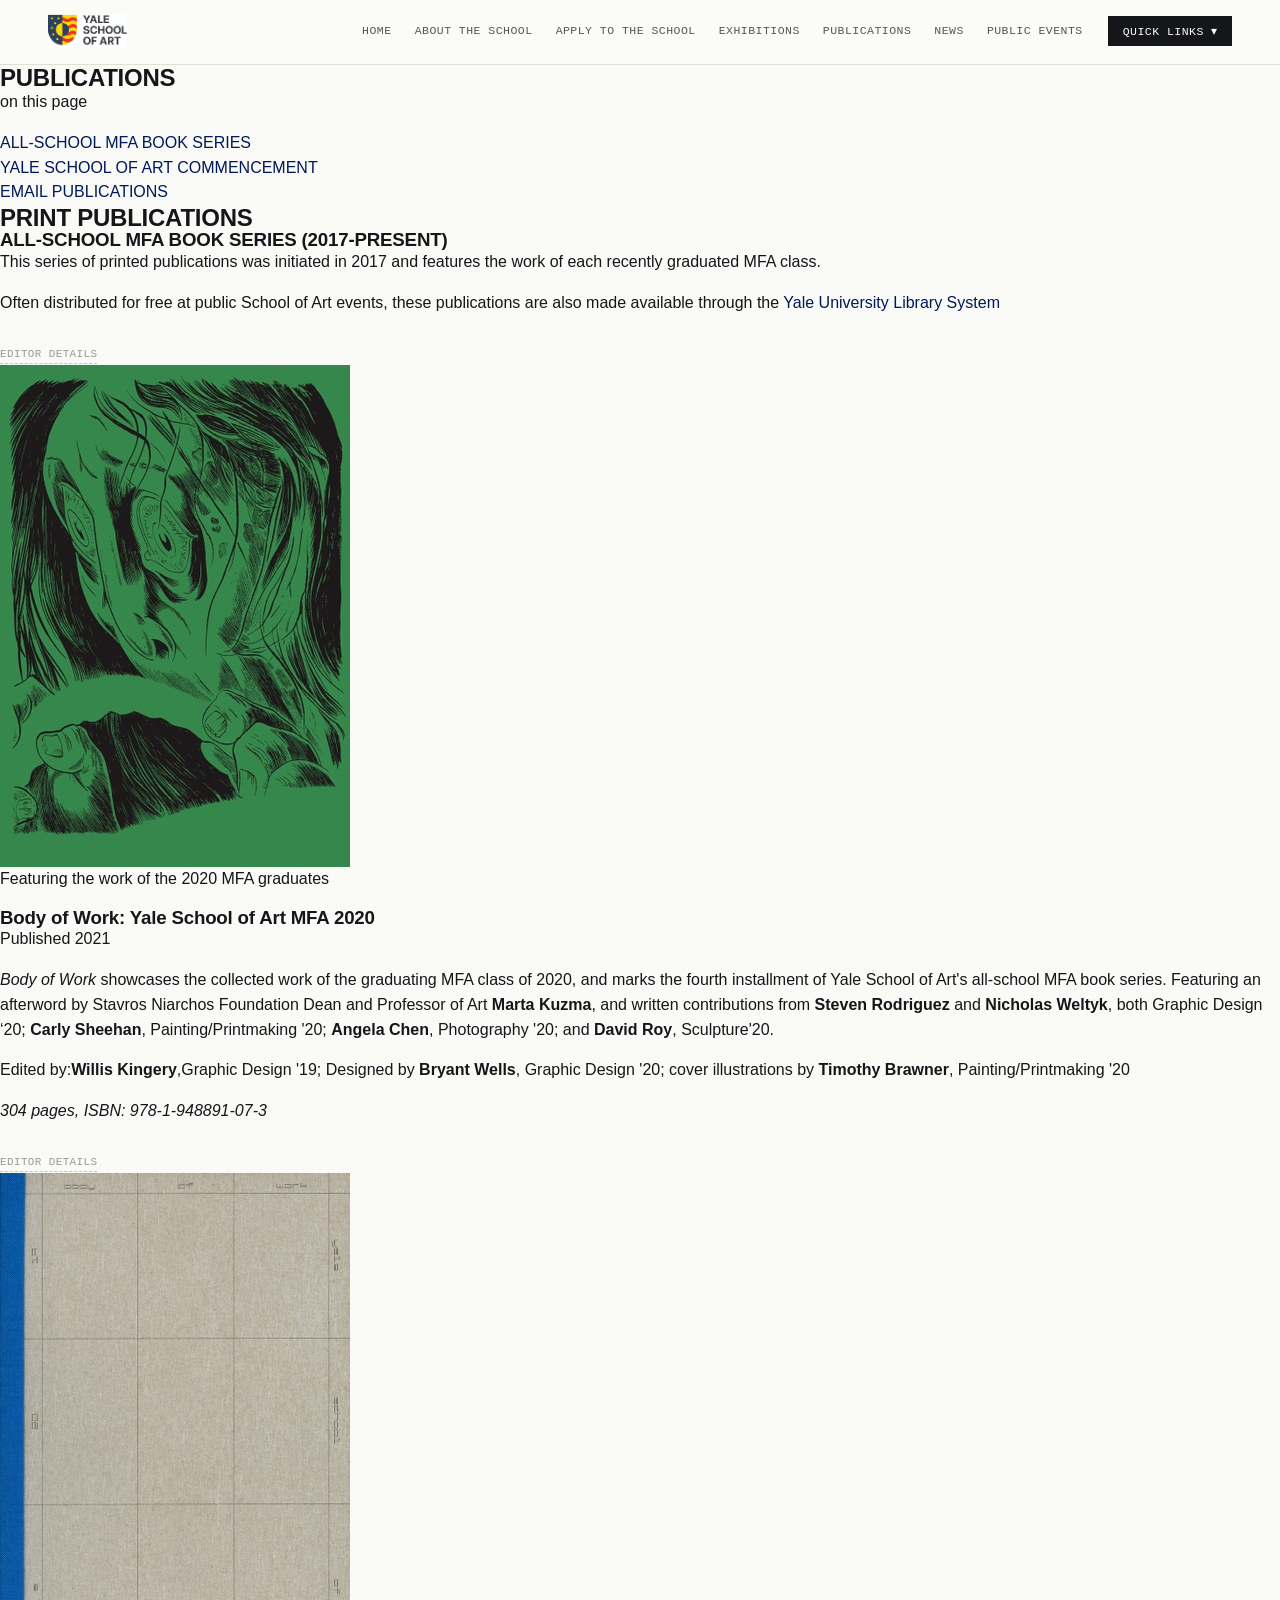
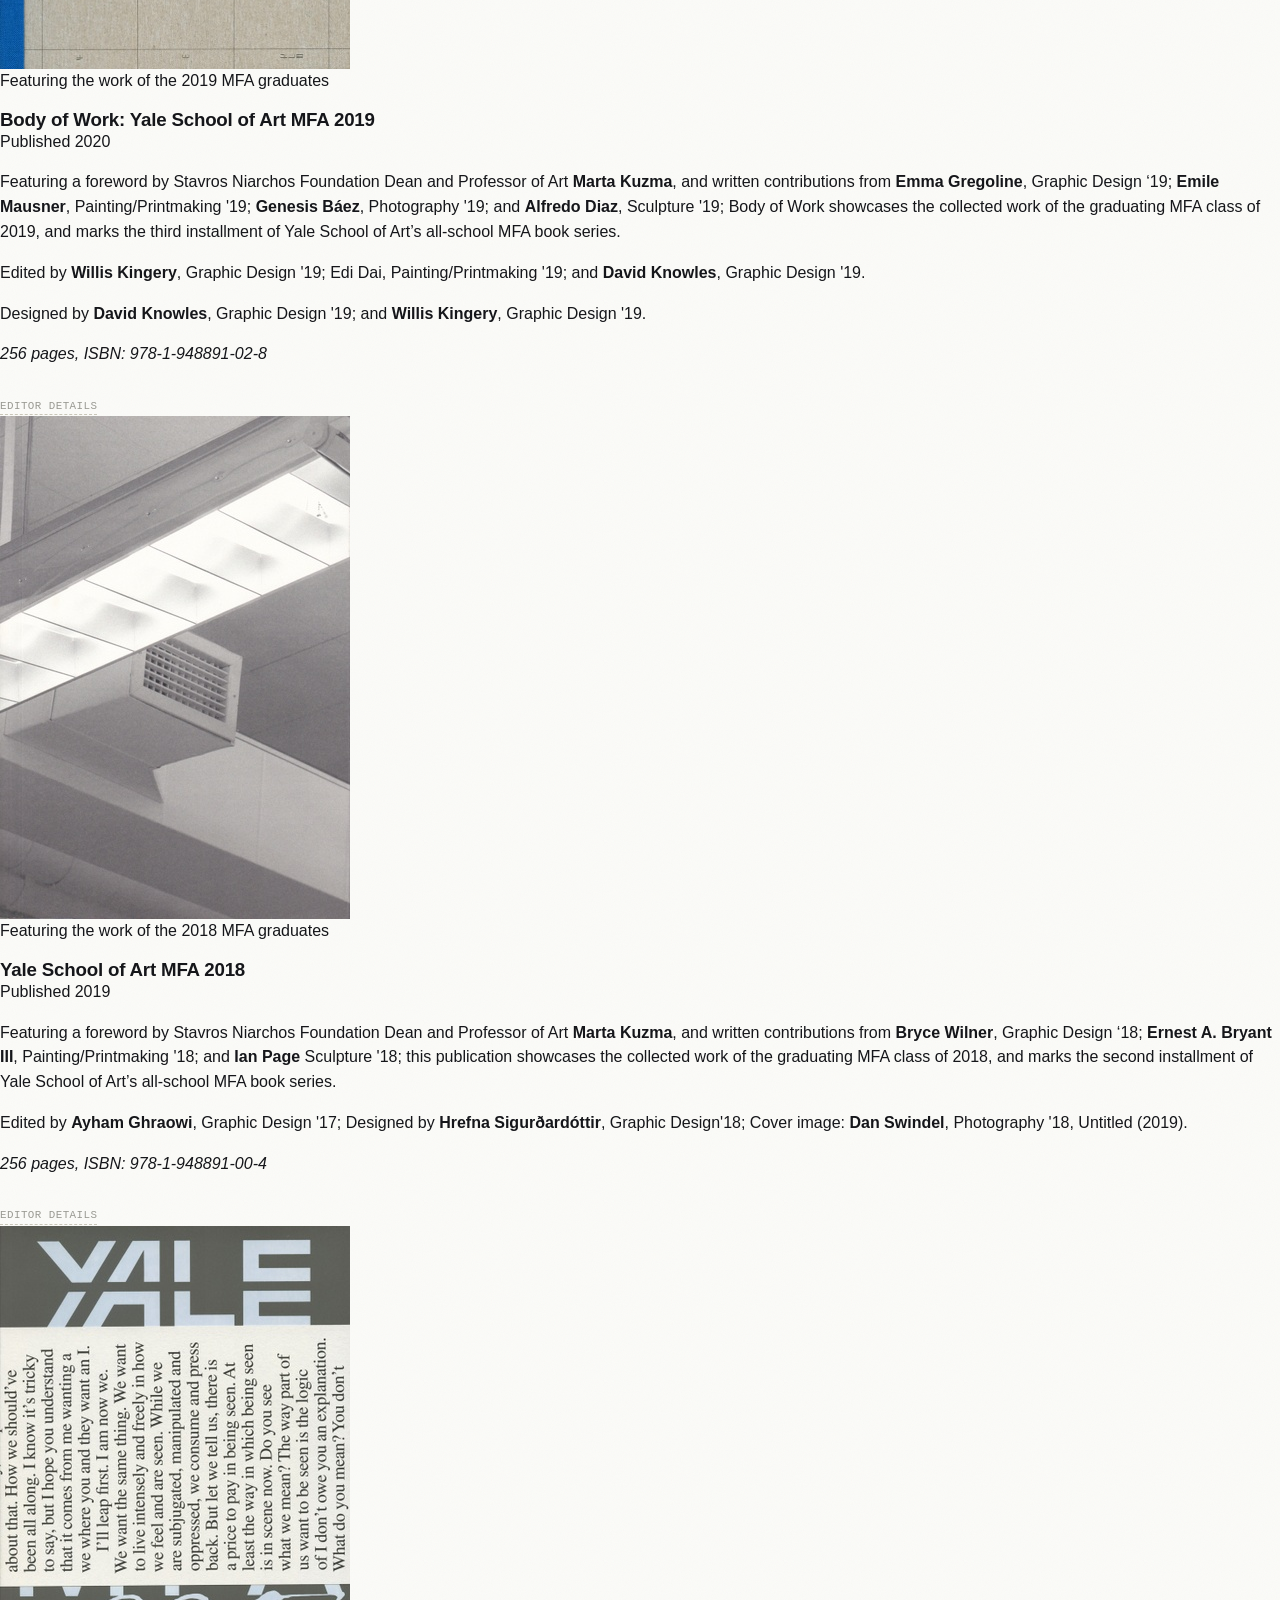
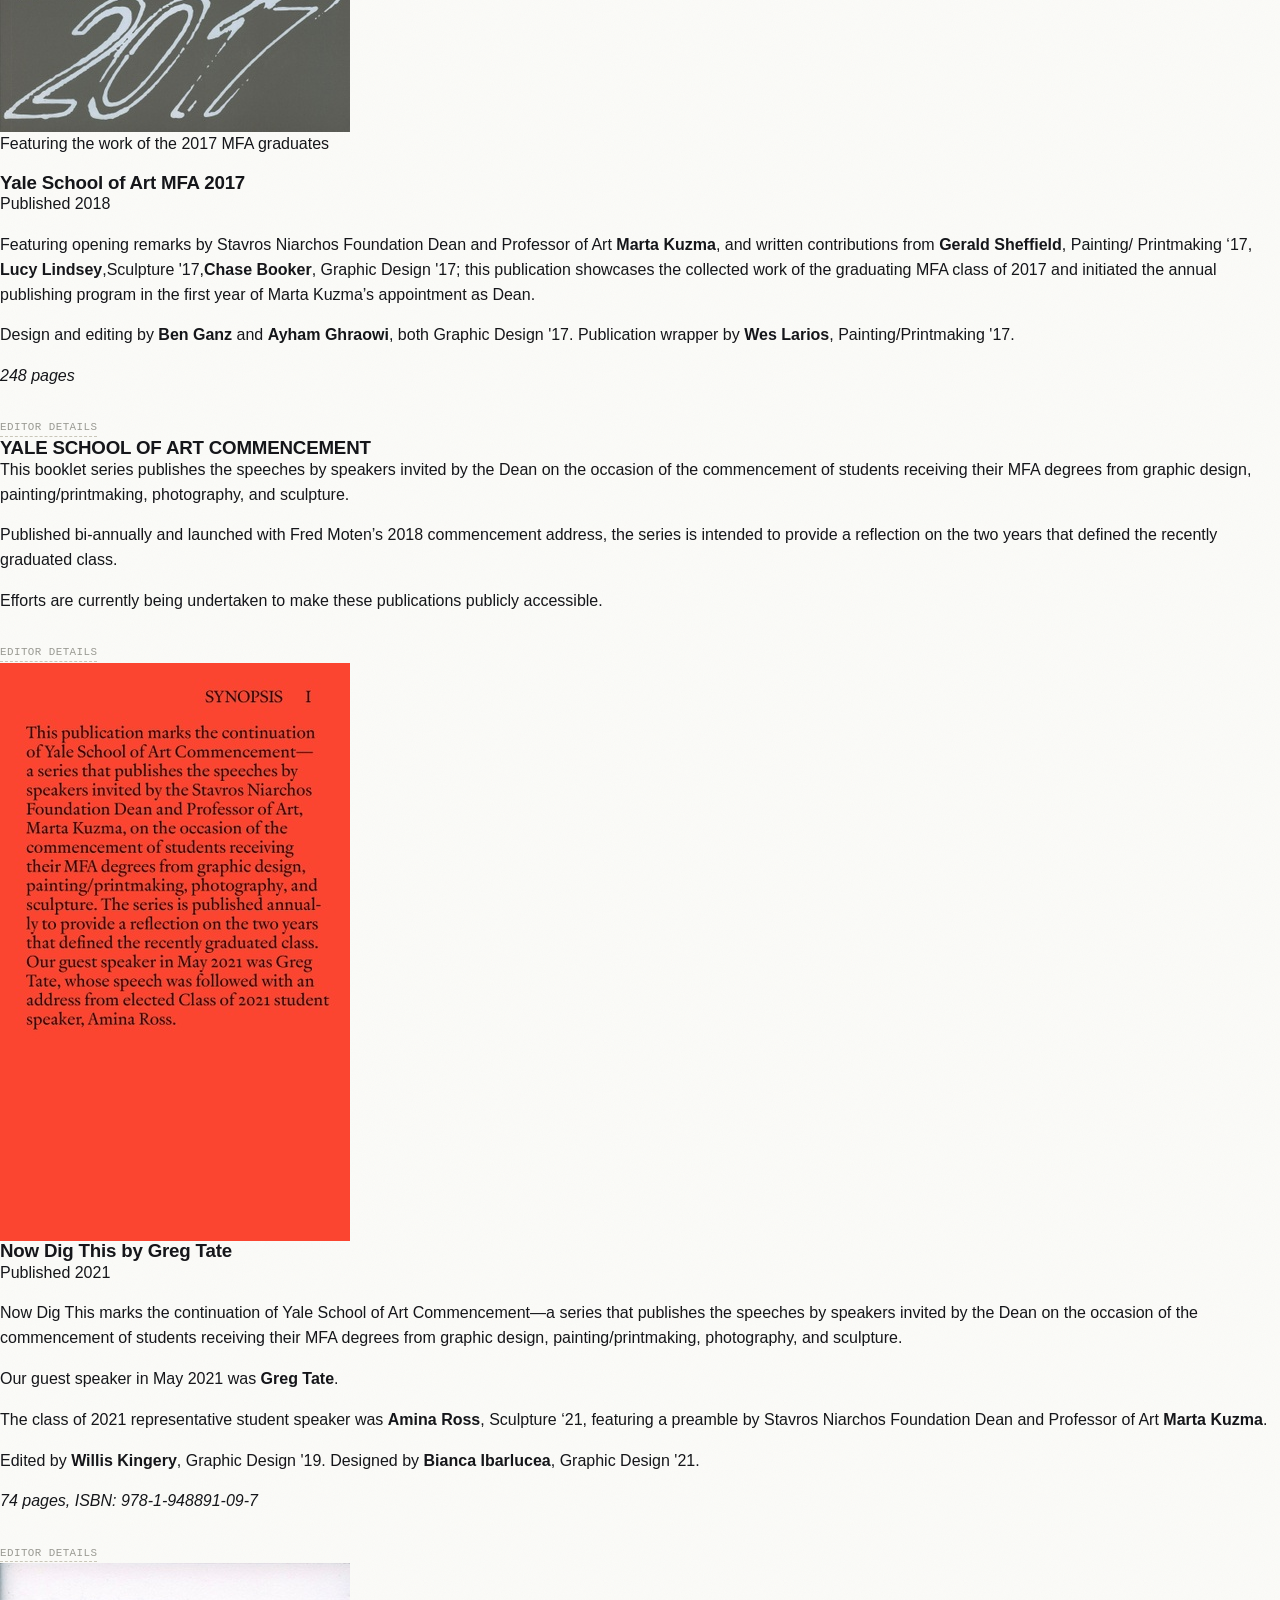
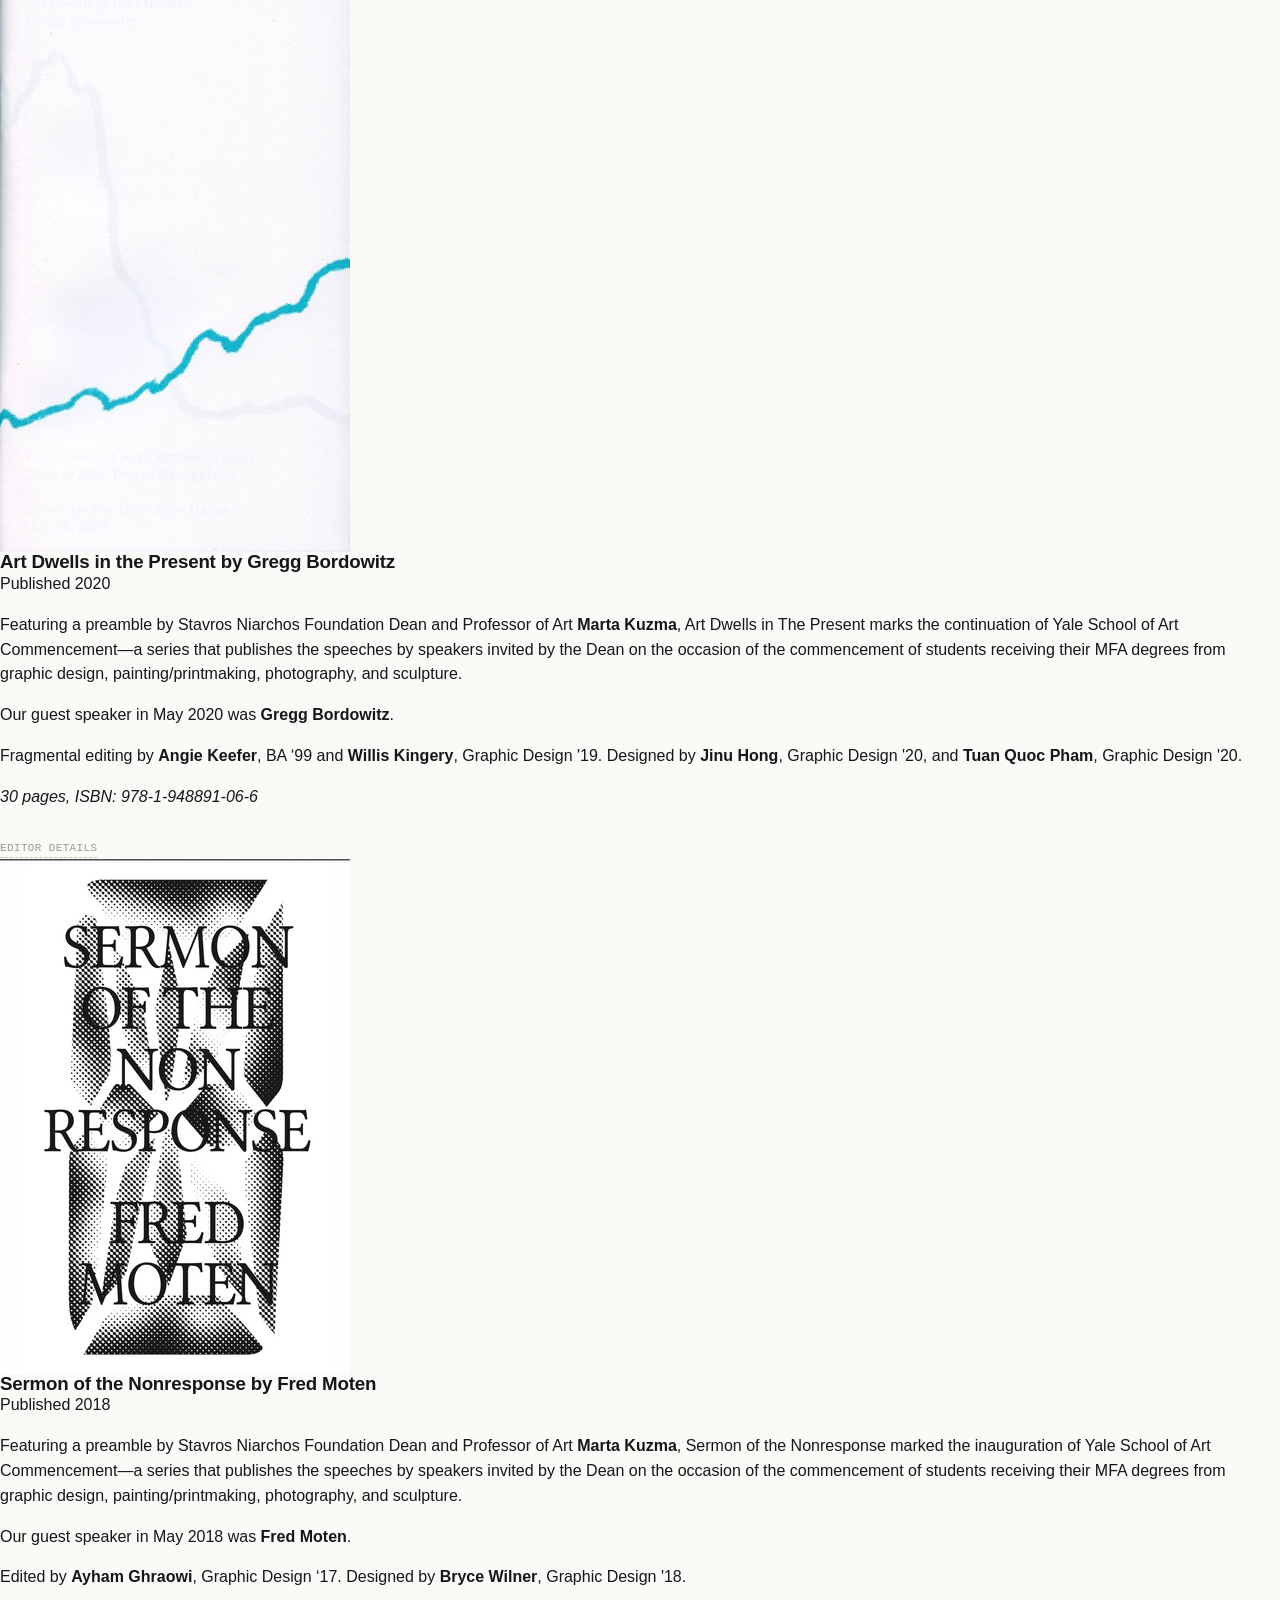
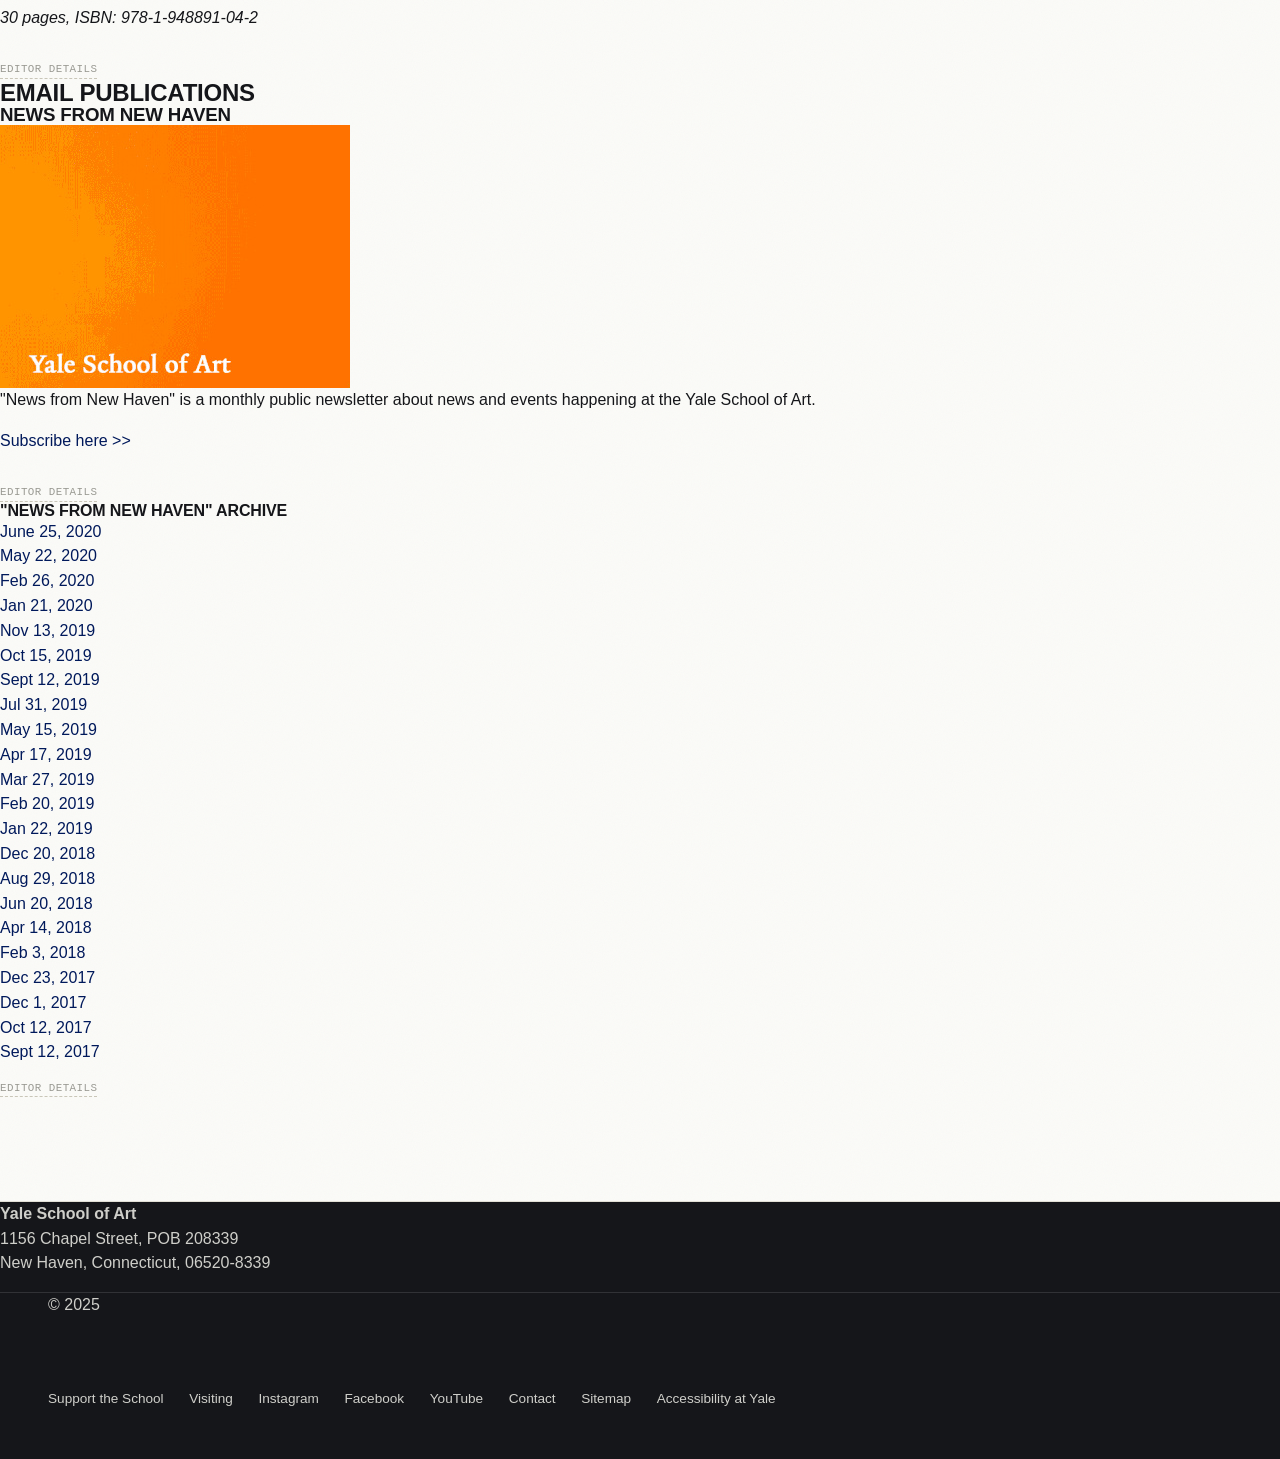
<file: Index (4).html>
<!DOCTYPE html>
<html lang="en">

<head>
    <meta charset="UTF-8" />
    <meta name="viewport" content="width=device-width, initial-scale=1.0" />
    <title>Yale School of Art</title>
    <link rel="stylesheet" href="styles/styles.css" />
</head>

<body>

    <header class="site-header">
        <nav class="nav-container">

            
            <div class="logo">
                <img src="IMAGES/LOGO.jpg" alt="Yale School of Art Logo" />
            </div>

            
            <div class="nav-right">
                <ul class="nav-menu">
                     <li><a href="index.html">Home</a></li>
                     <li><a href="Index (2).html">About the School</a></li>
                     <li><a href="index (3).html">Apply to the School</a></li>
                     <li><a href="#">Exhibitions</a></li>
                     <li><a href="#">Publications</a></li>
                     <li><a href="#">News</a></li>
                     <li><a href="Index (5).html">Public Events</a></li>
                </ul>

                
                <button class="quick-links-btn" onclick="toggleQuickLinks()">Quick Links ▾</button>
            </div>
        </nav>

        
        <div id="quickLinksPanel" class="quick-links-panel">
            <div class="links-columns">
                <div>
                    <h4>Quick Links</h4>
                    <ul>
                        <li><a href="#">Current Students</a></li>
                        <li><a href="#">Faculty &amp; Staff</a></li>
                        <li><a href="#"><strong>Wiki Sitemap</strong></a></li>
                        <li><a href="#">Knowledgebase</a></li>
                        <li><a href="#">Facilities</a></li>
                        <li><a href="#">Courses</a></li>
                        <li><a href="#"><strong>Opportunities</strong></a></li>
                        <li><a href="#">Resources</a></li>
                        <li><a href="#">School of Art in the World</a></li>
                    </ul>
                </div>
                <div>
                    <h4>Newsletters &amp; Calendars</h4>
                    <ul>
                        <li><a href="#"><em>Sign up for School of Art newsletters</em></a></li>
                        <li><a href="#">Community Calendar</a></li>
                        <li><a href="#"><strong>Academic Calendar</strong></a></li>
                        <li><a href="#">Public Events Calendar</a></li>
                        <li><a href="#">SoA in the World Calendar</a></li>
                    </ul>
                </div>
            </div>

            <div class="covid-update">
                <p><strong>Official School of Art COVID-19 Updates:</strong></p>
                <p>For up-to-date information from the university, visit Yale’s <a href="#">COVID-19 website »</a></p>
            </div>
        </div>
    </header>

    
    
    <script>
        function toggleQuickLinks() {
            const panel = document.getElementById("quickLinksPanel");
            panel.classList.toggle("open");
        }
    </script>

    <body4>
        <section class="publications-section">
            <h1 class="main title-4">PUBLICATIONS</h1>
            <nav class="on-this-page-4">
                <p> on this page</p>
                <ul>
                    <li><a href="#">ALL-SCHOOL MFA BOOK SERIES</a></li>
                    <li><a href="#">YALE SCHOOL OF ART COMMENCEMENT</a></li>
                    <li><a href="#">EMAIL PUBLICATIONS</a></li>
                </ul>
            </nav>
        </section>
        <section class="print-publication">
            <div calss="print-section-4">
                <h2 class="subtitle-4">PRINT PUBLICATIONS</h2>
                <h3 class="subheading-4">ALL-SCHOOL MFA BOOK SERIES (2017-PRESENT)</h3>

                <div class="description-box-4">
                    <p> This series of printed publications was initiated in 2017 and
                        features the work of each recently graduated MFA class.
                    </p>
                    <p> Often distributed for free at public School of Art events,
                        these publications are also made available through the
                        <a href="#">Yale University Library System</a>
                    </p>
                    <a href="#" class="editor-details">Editor details</a>
                </div>
            </div>
        </section>

        <section class="mfa-book-series">
            <div class="book-item">
                <div class="book-image">
                    <img src="IMAGES/MFA_Book_2020.jpg" alt="Cover Yale MFA 2020">
                </div>
                <div class="book-info yellow-bg">
                    <p class="label">Featuring the work of the 2020 MFA graduates</p>
                    <h3>Body of Work: Yale School of Art MFA 2020</h3>
                    <p class="year">Published 2021</p>
                    <p>
                        <em>Body of Work</em> showcases the collected work of the graduating MFA class of 2020,
                        and marks the fourth installment of Yale School of Art's all-school MFA book series.
                        Featuring an afterword by Stavros Niarchos Foundation Dean and Professor of Art <strong>Marta
                            Kuzma</strong>,
                        and written contributions from <strong>Steven Rodriguez</strong> and <strong>Nicholas
                        Weltyk</strong>, both Graphic Design ‘20; <strong>Carly Sheehan</strong>, Painting/Printmaking '20;
                        <strong>Angela Chen</strong>,
                        Photography '20; and <strong>David Roy</strong>, Sculpture'20.
                    </p>
                    <p>
                        Edited by:<strong>Willis Kingery</strong>,Graphic Design '19; Designed
                        by <strong>Bryant Wells</strong>, Graphic Design '20; cover illustrations
                        by <strong>Timothy Brawner</strong>, Painting/Printmaking '20
                    </p>
                    <p><em>304 pages, ISBN: 978-1-948891-07-3</em></p>
                    <a href="#" class="editor-details">Editor details</a>
                </div>
            </div>

            <div class="book-item">
                <div class="book-image">
                    <img src="IMAGES/Bow_01.jpg" alt="Cover Yale MFA 2019">
                </div>
                <div class="book-info yellow-bg">
                    <p class="label">Featuring the work of the 2019 MFA graduates</p>
                    <h3>Body of Work: Yale School of Art MFA 2019</h3>
                    <p class="year">Published 2020</p>
                    <p>
                        Featuring a foreword by Stavros Niarchos Foundation Dean and Professor of Art <strong>Marta Kuzma</strong>,
                        and written contributions from <strong>Emma Gregoline</strong>, Graphic Design ‘19; 
                        <strong>Emile Mausner</strong>, Painting/Printmaking '19; <strong>Genesis Báez</strong>, 
                        Photography '19; and <strong>Alfredo Diaz</strong>, Sculpture '19; Body of Work showcases 
                        the collected work of the graduating MFA class of 2019, and marks the third
                        installment of Yale School of Art’s all-school MFA book series.
                    </p>
                    <p>
                        Edited by <strong>Willis Kingery</strong>, Graphic Design '19; Edi Dai, Painting/Printmaking
                        '19; and <strong>David
                            Knowles</strong>, Graphic Design '19.
                    </p>
                    <p>
                        Designed by <strong>David
                            Knowles</strong>, Graphic Design '19; and <strong>Willis Kingery</strong>, Graphic Design
                        '19.
                    </p>
                    <p><em>256 pages, ISBN: 978-1-948891-02-8</em></p>
                    <a href="#" class="editor-details">Editor details</a>
                </div>
            </div>

            <div class="book-item">
                <div class="book-image">
                    <img src="IMAGES/2018 mfa book cover.jpg" alt="Cover Yale MFA 2018">
                </div>
                <div class="book-info yellow-bg">
                    <p class="label">Featuring the work of the 2018 MFA graduates</p>
                    <h3>Yale School of Art MFA 2018</h3>
                    <p class="year">Published 2019</p>
                    <p>
                        Featuring a foreword by Stavros Niarchos Foundation Dean and Professor of Art <strong>Marta Kuzma</strong>,
                        and written contributions from <strong>Bryce Wilner</strong>, Graphic Design ‘18; 
                        <strong>Ernest A. Bryant III</strong>, Painting/Printmaking '18; and <strong>Ian Page</strong> 
                        Sculpture '18; this publication showcases the collected work of the graduating MFA class of 2018, 
                        and marks the second installment of Yale School of Art’s all-school MFA book series.
                    </p>
                    <p>
                        Edited by <strong>Ayham Ghraowi</strong>, Graphic Design '17; Designed by <strong>Hrefna
                            Sigurðardóttir</strong>,
                        Graphic Design'18; Cover image: <strong>Dan Swindel</strong>, Photography '18, Untitled (2019).
                    </p>
                    <p><em>256 pages, ISBN: 978-1-948891-00-4</em></p>
                    <a href="#" class="editor-details">Editor details</a>
                </div>
            </div>

        <div class="book-item">
            <div class="book-image">
                <img src="IMAGES/MFA_Book_2017.jpg" alt="Cover Yale MFA 2018">
            </div>
            <div class="book-info yellow-bg">
                <p class="label">Featuring the work of the 2017 MFA graduates</p>
                <h3>Yale School of Art MFA 2017</h3>
                <p class="year">Published 2018</p>
                <p>
                    Featuring opening remarks by Stavros Niarchos Foundation Dean and Professor of Art <strong>Marta Kuzma</strong>,
                    and written contributions from <strong>Gerald Sheffield</strong>, Painting/ Printmaking ‘17,
                    <strong>Lucy Lindsey</strong>,Sculpture '17,<strong>Chase Booker</strong>, Graphic Design '17; this
                    publication showcases the collected work of the graduating MFA class of 2017 and initiated the
                    annual publishing program in the first year of Marta Kuzma’s appointment as Dean.
                </p>
                <p>
                    Design and editing by <strong>Ben Ganz</strong> and <strong>Ayham Ghraowi</strong>,
                    both Graphic Design '17. Publication wrapper by <strong>Wes Larios</strong>, Painting/Printmaking '17.
                </p>
                <p><em>248 pages</em></p>
                <a href="#" class="editor-details">Editor details</a>
            </div>
        </div>


<section class="commencement-section">
  <div class="commencement-box">
    <h3 class="commencement-title">YALE SCHOOL OF ART COMMENCEMENT</h3>

    <div class="commencement-description">
      <p>
        This booklet series publishes the speeches by speakers invited by the Dean on the occasion of the commencement
        of students receiving their MFA degrees from graphic design, painting/printmaking, photography, and sculpture.
      </p>
      <p>
        Published bi-annually and launched with Fred Moten’s 2018 commencement address, the series is intended to
        provide a reflection on the two years that defined the recently graduated class.
      </p>
      <p>
        Efforts are currently being undertaken to make these publications publicly accessible.
      </p>

      <a href="#" class="editor-details">Editor details</a>
    </div>
  </div>
</section>


            <div class="book-item">
            <div class="book-image">
                <img src="IMAGES/Commencement_2021.jpg" alt="Cover Yale MFA 2018">
            </div>
            <div class="book-info yellow-bg">
                <h3>Now Dig This by <strong>Greg Tate</strong></h3>
                <p class="year">Published 2021</p>
                <p>
                    Now Dig This marks the continuation of Yale School of Art Commencement—a series that publishes the speeches 
                    by speakers invited by the Dean on the occasion of the commencement of students receiving their MFA degrees 
                    from graphic design, painting/printmaking, photography, and sculpture.
                </p>
                <p>
                    Our guest speaker in May 2021 was <strong>Greg Tate</strong>.
                </p>
                <p>
                    The class of 2021 representative student speaker was <strong>Amina Ross</strong>, Sculpture ‘21, featuring a preamble by 
                    Stavros Niarchos Foundation Dean and Professor of Art <strong>Marta Kuzma</strong>.
                </p>
                <p>
                    Edited by <strong>Willis Kingery</strong>, Graphic Design '19. Designed by <strong>Bianca Ibarlucea</strong>, 
                    Graphic Design '21.
                </p>
                <p><em>74 pages, ISBN: 978-1-948891-09-7</em></p>
                <a href="#" class="editor-details">Editor details</a>
            </div>
        </div>

            <div class="book-item">
            <div class="book-image">
                <img src="IMAGES/Bordowitz_03.jpg" alt="Cover Yale MFA 2018">
            </div>
            <div class="book-info yellow-bg">
                <h3>Art Dwells in the Present by <strong>Gregg Bordowitz</strong></h3>
                <p class="year">Published 2020</p>
                <p>
                    Featuring a preamble by Stavros Niarchos Foundation Dean and Professor of Art <strong>Marta Kuzma</strong>, 
                    Art Dwells in The Present marks the continuation of Yale School of Art Commencement—a series 
                    that publishes the speeches by speakers invited by the Dean on the occasion of the commencement 
                    of students receiving their MFA degrees from graphic design, painting/printmaking, photography, 
                    and sculpture.
                </p>
                <p>
                    Our guest speaker in May 2020 was <strong>Gregg Bordowitz</strong>.
                </p>
                <p>
                    Fragmental editing by <strong>Angie Keefer</strong>, BA ‘99 and <strong>Willis Kingery</strong>,
                    Graphic Design '19. Designed by <strong>Jinu Hong</strong>, Graphic Design '20, and <strong>Tuan Quoc Pham</strong>, 
                    Graphic Design '20.
                </p>
                <p><em>30 pages, ISBN: 978-1-948891-06-6</em></p>
                <a href="#" class="editor-details">Editor details</a>
            </div>
        </div>


            <div class="book-item">
            <div class="book-image">
                <img src="IMAGES/sermon.jpg" alt="Cover Yale MFA 2018">
            </div>
            <div class="book-info yellow-bg">
                <h3>Sermon of the Nonresponse by <strong>Fred Moten</strong></h3>
                <p class="year">Published 2018</p>
                <p>
                    Featuring a preamble by Stavros Niarchos Foundation Dean and Professor of Art <strong>Marta Kuzma</strong>,
                    Sermon of the Nonresponse marked the inauguration of Yale School of Art Commencement—a series that publishes 
                    the speeches by speakers invited by the Dean on the occasion of the commencement of students receiving their 
                    MFA degrees from graphic design, painting/printmaking, photography, and sculpture.
                </p>
                <p>
                    Our guest speaker in May 2018 was <strong>Fred Moten</strong>.
                </p>
                <p>
                    Edited by <strong>Ayham Ghraowi</strong>, Graphic Design ‘17. Designed by <strong>Bryce Wilner</strong>,
                    Graphic Design '18.
                </p>
                <p><em>30 pages, ISBN: 978-1-948891-04-2</em></p>
                <a href="#" class="editor-details">Editor details</a>
            </div>
        </div>
</section>

<section class="email-publications">
  <h2 class="email-title">EMAIL PUBLICATIONS</h2>

  <div class="email-content-grid">
    <div class="email-left">
      <h3 class="email-subtitle">NEWS FROM NEW HAVEN</h3>
      <img src="IMAGES/ball3.jpg" alt="Yale School of Art Email Cover" />
    </div>

    <div class="email-right">
      <div class="email-description-box">
        <p>
          "News from New Haven" is a monthly public newsletter about news and events
          happening at the Yale School of Art.
        </p>
        <p><a href="#">Subscribe here >></a></p>
        <a href="#" class="editor-details">Editor details</a>
      </div>
    </div>
  </div>

  <div class="email-archive-box">
    <h4>"NEWS FROM NEW HAVEN" ARCHIVE</h4>
    <div class="archive-scroll">
      <ul>
        <li><a href="#">June 25, 2020</a></li>
        <li><a href="#">May 22, 2020</a></li>
        <li><a href="#">Feb 26, 2020</a></li>
        <li><a href="#">Jan 21, 2020</a></li>
        <li><a href="#">Nov 13, 2019</a></li>
        <li><a href="#">Oct 15, 2019</a></li>
        <li><a href="#">Sept 12, 2019</a></li>
        <li><a href="#">Jul 31, 2019</a></li>
        <li><a href="#">May 15, 2019</a></li>
        <li><a href="#">Apr 17, 2019</a></li>
        <li><a href="#">Mar 27, 2019</a></li>
        <li><a href="#">Feb 20, 2019</a></li>
        <li><a href="#">Jan 22, 2019</a></li>
        <li><a href="#">Dec 20, 2018</a></li>
        <li><a href="#">Aug 29, 2018</a></li>
        <li><a href="#">Jun 20, 2018</a></li>
        <li><a href="#">Apr 14, 2018</a></li>
        <li><a href="#">Feb 3, 2018</a></li>
        <li><a href="#">Dec 23, 2017</a></li>
        <li><a href="#">Dec 1, 2017</a></li>
        <li><a href="#">Oct 12, 2017</a></li>
        <li><a href="#">Sept 12, 2017</a></li>
      </ul>
      <a href="#" class="editor-details">Editor details</a>
    </div>
  </div>
</section>
</main>

 <!-- footer -->
  <footer class="site-footer">
    <div class="footer-content">

      <!-- Dirección -->
      <div class="footer-address">
        <p><strong>Yale School of Art</strong><br>
          1156 Chapel Street, POB 208339<br>
          New Haven, Connecticut, 06520-8339</p>
      </div>

      <!-- Enlaces -->
      <div class="footer-links">
        <p>© 2025</p>
        <ul>
          <li><a href="#">Support the School</a></li>
          <li><a href="#">Visiting</a></li>
          <li><a href="#">Instagram</a></li>
          <li><a href="#">Facebook</a></li>
          <li><a href="#">YouTube</a></li>
          <li><a href="#">Contact</a></li>
          <li><a href="#">Sitemap</a></li>
          <li><a href="#">Accessibility at Yale</a></li>
        </ul>
      </div>

    </div>
  </footer>
</body>

</html>
</file>
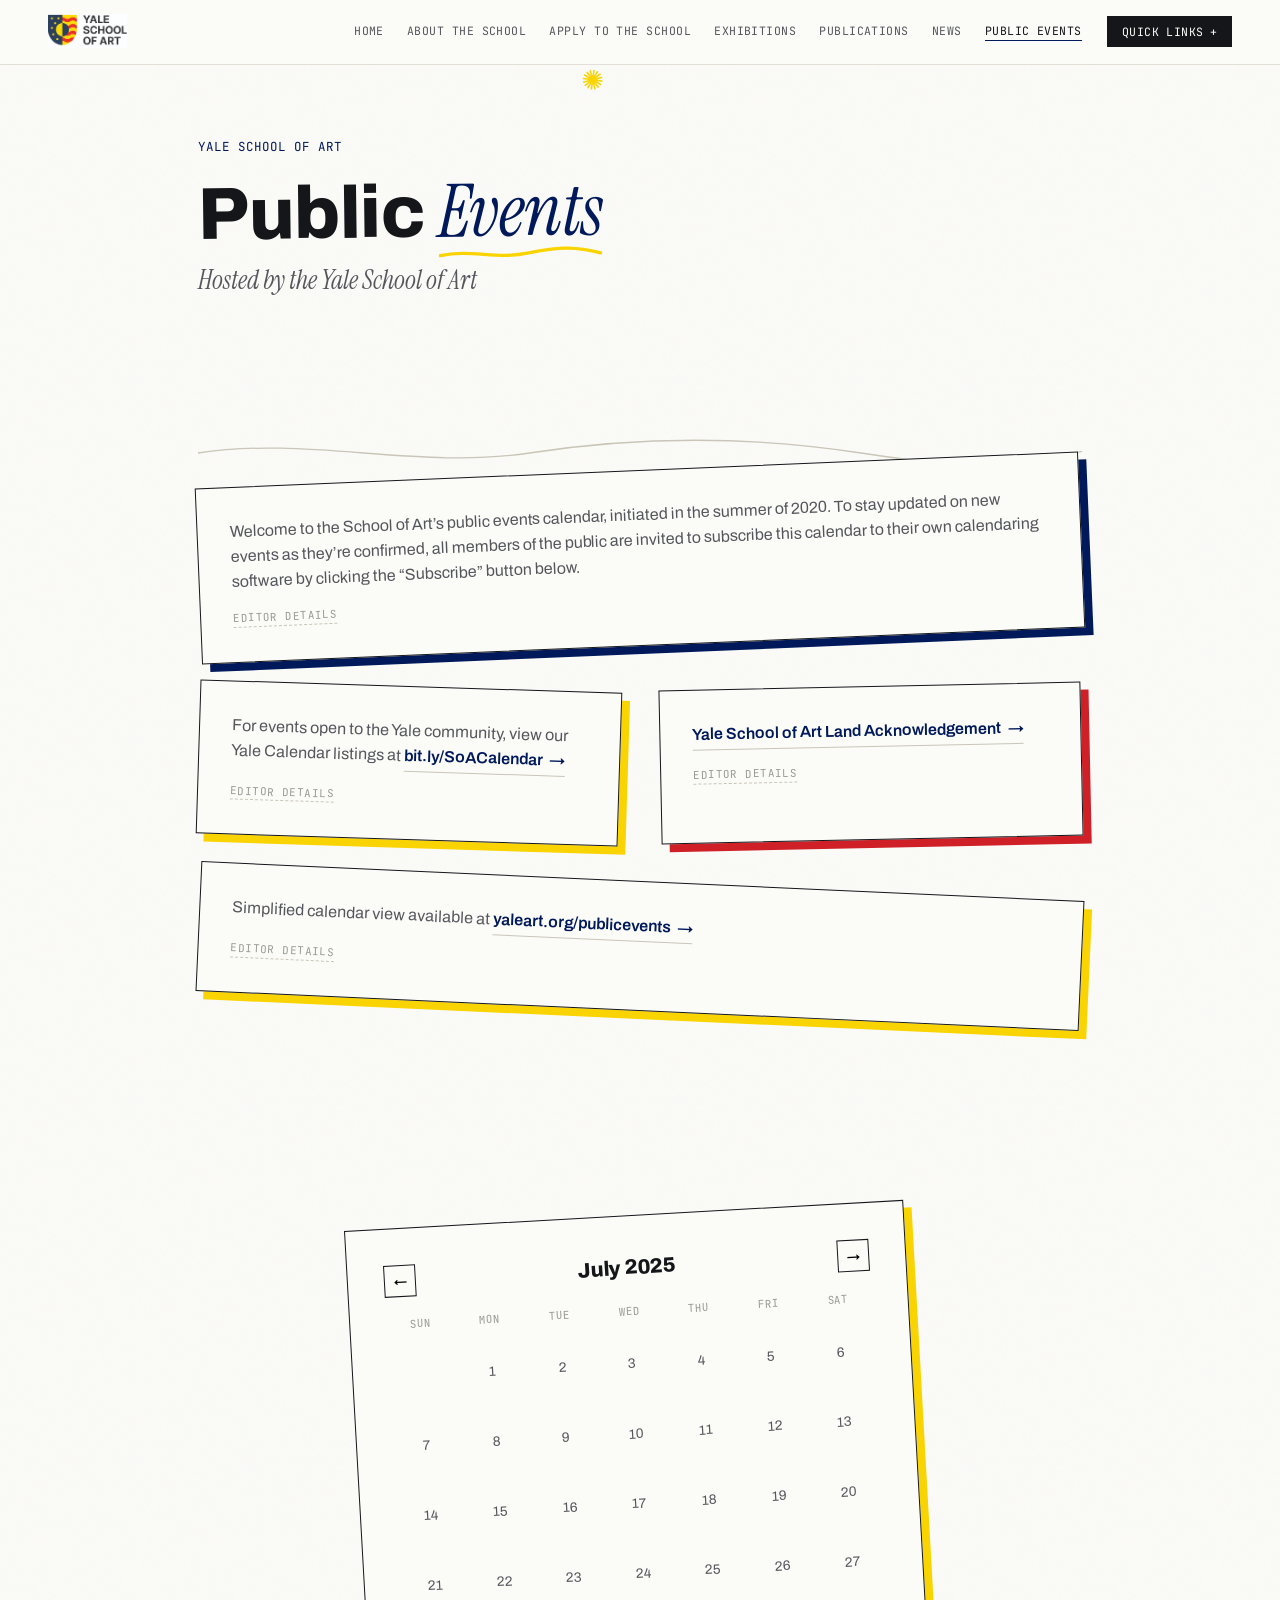
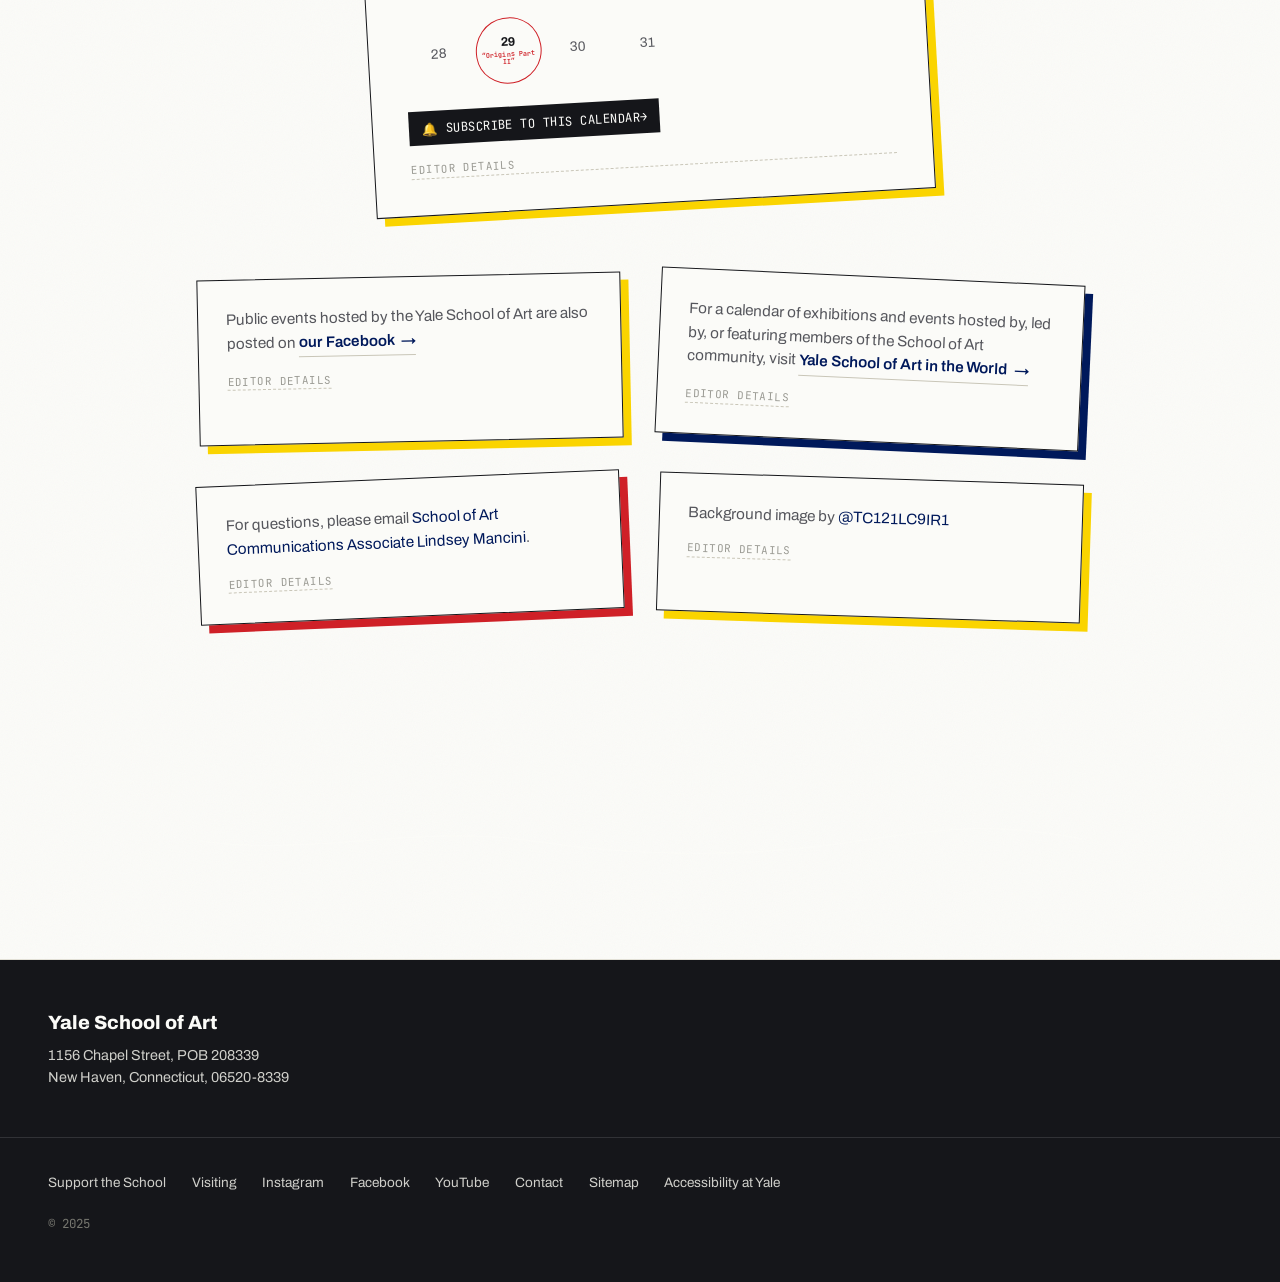
<file: Index (5).html>
<!DOCTYPE html>
<html lang="en">

<head>
  <meta charset="UTF-8" />
  <meta name="viewport" content="width=device-width, initial-scale=1.0" />
  <title>Public Events — Yale School of Art</title>
  <link rel="preconnect" href="https://fonts.googleapis.com">
  <link rel="preconnect" href="https://fonts.gstatic.com" crossorigin>
  <link href="https://fonts.googleapis.com/css2?family=Archivo:ital,wght@0,400;0,500;0,600;0,700;0,800;1,500&family=Archivo+Expanded:wght@700;800&family=Instrument+Serif:ital@0;1&family=JetBrains+Mono:wght@400;500&display=swap" rel="stylesheet">
  <link rel="stylesheet" href="styles/styles.css" />
</head>

<body>

  <a class="skip-link" href="#main">Skip to main content</a>

  <header class="site-header">
    <nav class="nav-container">

      <div class="logo">
        <a href="index.html"><img src="IMAGES/LOGO.jpg" alt="Yale School of Art" /></a>
      </div>

      <button class="menu-toggle" id="menuToggle" aria-expanded="false" aria-controls="navMenu" aria-label="Toggle navigation menu">
        <span></span><span></span><span></span>
      </button>

      <div class="nav-right" id="navMenu">
        <ul class="nav-menu">
          <li><a href="index.html">Home</a></li>
          <li><a href="#">About the School</a></li>
          <li><a href="index (3).html">Apply to the School</a></li>
          <li><a href="#">Exhibitions</a></li>
          <li><a href="#">Publications</a></li>
          <li><a href="#">News</a></li>
          <li><a href="#" aria-current="page">Public Events</a></li>
        </ul>

        <button class="quick-links-btn" onclick="toggleQuickLinks()" aria-expanded="false" aria-controls="quickLinksPanel">
          Quick Links <span class="chevron">+</span>
        </button>
      </div>
    </nav>

    <div id="quickLinksPanel" class="quick-links-panel">
      <div class="links-columns">
        <div>
          <h4>Quick Links</h4>
          <ul>
            <li><a href="#">Current Students</a></li>
            <li><a href="#">Faculty &amp; Staff</a></li>
            <li><a href="#">Wiki Sitemap</a></li>
            <li><a href="#">Knowledgebase</a></li>
            <li><a href="#">Facilities</a></li>
            <li><a href="#">Courses</a></li>
            <li><a href="#">Opportunities</a></li>
            <li><a href="#">Resources</a></li>
            <li><a href="#">School of Art in the World</a></li>
          </ul>
        </div>
        <div>
          <h4>Newsletters &amp; Calendars</h4>
          <ul>
            <li><a href="#">Sign up for School of Art newsletters</a></li>
            <li><a href="#">Community Calendar</a></li>
            <li><a href="#">Academic Calendar</a></li>
            <li><a href="#">Public Events Calendar</a></li>
            <li><a href="#">SoA in the World Calendar</a></li>
          </ul>
        </div>
      </div>

      <div class="covid-update">
        <p><strong>Official School of Art COVID-19 Updates —</strong> for up-to-date information from the university, visit Yale's <a href="#">COVID-19 website →</a></p>
      </div>
    </div>
  </header>

  <main id="main">

    <!-- ===== PAGE HEADER ===== -->
    <section class="page-header">
      <span class="mark" aria-hidden="true" style="top:0.2rem; left:44%; font-size:1.7rem; color:var(--gold); transform:rotate(8deg);">✺</span>
      <p class="kicker">Yale School of Art</p>
      <h1 class="page-title">Public&nbsp;<span class="accent-word">Events</span></h1>
      <p class="page-subtitle">Hosted by the Yale School of Art</p>
    </section>

    <div class="art-divider" aria-hidden="true">
      <svg viewBox="0 0 1200 40" preserveAspectRatio="none">
        <path d="M0 20 C 150 0, 300 40, 450 20 S 750 0, 900 20 S 1100 38, 1200 18" fill="none" stroke="currentColor" stroke-width="1.5" />
      </svg>
    </div>

    <!-- ===== INTRO / LINKS ===== -->
    <section class="events-grid reveal">
      <div class="event-box-card paper paper--navy tilt-a full-width">
        <p>
          Welcome to the School of Art&rsquo;s public events calendar, initiated in the summer of 2020.
          To stay updated on new events as they&rsquo;re confirmed, all members of the public are invited
          to subscribe this calendar to their own calendaring software by clicking the &ldquo;Subscribe&rdquo; button below.
        </p>
        <a href="#" class="editor-details">Editor details</a>
      </div>

      <div class="event-box-card paper tilt-b">
        <p>For events open to the Yale community, view our Yale Calendar listings at <a href="#" class="text-link">bit.ly/SoACalendar <span class="arrow">→</span></a></p>
        <a href="#" class="editor-details">Editor details</a>
      </div>

      <div class="event-box-card paper paper--red tilt-c">
        <p><a href="#" class="text-link">Yale School of Art Land Acknowledgement <span class="arrow">→</span></a></p>
        <a href="#" class="editor-details">Editor details</a>
      </div>

      <div class="event-box-card paper tilt-d full-width">
        <p>Simplified calendar view available at <a href="#" class="text-link">yaleart.org/publicevents <span class="arrow">→</span></a></p>
        <a href="#" class="editor-details">Editor details</a>
      </div>
    </section>

    <!-- ===== CALENDAR ===== -->
    <section class="reveal">
      <div class="calendar-frame paper tilt-e">
        <div class="calendar-head">
          <button class="cal-nav" aria-label="Previous month">←</button>
          <h3>July 2025</h3>
          <button class="cal-nav" aria-label="Next month">→</button>
        </div>

        <div class="calendar-grid">
          <div class="day-name">Sun</div>
          <div class="day-name">Mon</div>
          <div class="day-name">Tue</div>
          <div class="day-name">Wed</div>
          <div class="day-name">Thu</div>
          <div class="day-name">Fri</div>
          <div class="day-name">Sat</div>

          <div class="day-cell empty"></div>
          <div class="day-cell">1</div>
          <div class="day-cell">2</div>
          <div class="day-cell">3</div>
          <div class="day-cell">4</div>
          <div class="day-cell">5</div>
          <div class="day-cell">6</div>
          <div class="day-cell">7</div>
          <div class="day-cell">8</div>
          <div class="day-cell">9</div>
          <div class="day-cell">10</div>
          <div class="day-cell">11</div>
          <div class="day-cell">12</div>
          <div class="day-cell">13</div>
          <div class="day-cell">14</div>
          <div class="day-cell">15</div>
          <div class="day-cell">16</div>
          <div class="day-cell">17</div>
          <div class="day-cell">18</div>
          <div class="day-cell">19</div>
          <div class="day-cell">20</div>
          <div class="day-cell">21</div>
          <div class="day-cell">22</div>
          <div class="day-cell">23</div>
          <div class="day-cell">24</div>
          <div class="day-cell">25</div>
          <div class="day-cell">26</div>
          <div class="day-cell">27</div>
          <div class="day-cell">28</div>
          <div class="day-cell event">29<br><span>&ldquo;Origins Part II&rdquo;</span></div>
          <div class="day-cell">30</div>
          <div class="day-cell">31</div>
        </div>

        <a href="#" class="subscribe-button">🔔 Subscribe to this calendar <span class="arrow">→</span></a>
        <a href="#" class="editor-details">Editor details</a>
      </div>
    </section>

    <!-- ===== MORE INFO ===== -->
    <section class="info-grid reveal">
      <div class="info-card paper tilt-c">
        <p>Public events hosted by the Yale School of Art are also posted on <a href="#" class="text-link">our Facebook <span class="arrow">→</span></a></p>
        <a href="#" class="editor-details">Editor details</a>
      </div>

      <div class="info-card paper paper--navy tilt-d">
        <p>For a calendar of exhibitions and events hosted by, led by, or featuring members of the School of Art community, visit <a href="#" class="text-link">Yale School of Art in the World <span class="arrow">→</span></a></p>
        <a href="#" class="editor-details">Editor details</a>
      </div>

      <div class="info-card paper paper--red tilt-a">
        <p>For questions, please email <a href="#">School of Art Communications Associate Lindsey Mancini</a>.</p>
        <a href="#" class="editor-details">Editor details</a>
      </div>

      <div class="info-card paper tilt-b">
        <p>Background image by <a href="#">@TC121LC9IR1</a></p>
        <a href="#" class="editor-details">Editor details</a>
      </div>
    </section>

  </main>

  <div class="art-divider art-divider--footer" aria-hidden="true">
    <svg viewBox="0 0 1200 40" preserveAspectRatio="none">
      <path d="M0 22 C 150 42, 300 2, 450 22 S 750 42, 900 22 S 1100 4, 1200 20" fill="none" stroke="currentColor" stroke-width="1.5" />
    </svg>
  </div>

  <!-- ===== FOOTER ===== -->
  <footer class="site-footer">
    <div class="footer-top">
      <p class="footer-mark">Yale School of Art</p>
      <address>1156 Chapel Street, POB 208339<br>New Haven, Connecticut, 06520-8339</address>
    </div>
    <div class="footer-links">
      <ul>
        <li><a href="#">Support the School</a></li>
        <li><a href="#">Visiting</a></li>
        <li><a href="#">Instagram</a></li>
        <li><a href="#">Facebook</a></li>
        <li><a href="#">YouTube</a></li>
        <li><a href="#">Contact</a></li>
        <li><a href="#">Sitemap</a></li>
        <li><a href="#">Accessibility at Yale</a></li>
      </ul>
      <p class="copyright">© 2025</p>
    </div>
  </footer>

  <script src="scripts/main.js"></script>
</body>

</html>
</file>
<file: styles/styles.css>
/* ============================================================
   Yale School of Art — editorial/index redesign
   Fresh direction: typography-led, arrow links, hairline rules,
   color used only as accent. No cards, no shadows, no corkboard.
   ============================================================ */

:root {
  /* Canvas */
  --paper: #fbfbf8;
  --ink: #15161a;
  --ink-soft: #55565c;
  --ink-faint: #9a9a93;
  --line: #e2e0d6;
  --line-strong: #c9c6b8;

  /* Brand accents — sampled from the real Yale SoA logo */
  --navy: #00195b;
  --navy-deep: #000c33;
  --gold: #fad400;
  --red: #cf2027;

  /* Type */
  --font-display: "Archivo Expanded", "Archivo", Arial, sans-serif;
  --font-body: "Archivo", -apple-system, "Segoe UI", sans-serif;
  --font-mono: "JetBrains Mono", "SFMono-Regular", monospace;
  --font-accent: "Instrument Serif", Georgia, serif;

  /* Rhythm */
  --max: 980px;
  --edge: clamp(1.25rem, 5vw, 3rem);
  --section-gap: clamp(3.5rem, 8vw, 7rem);
}

* { box-sizing: border-box; }

html { scroll-behavior: smooth; }

body {
  margin: 0;
  background-color: var(--paper);
  background-image: url("data:image/svg+xml,%3Csvg xmlns='http://www.w3.org/2000/svg' width='180' height='180'%3E%3Cfilter id='n'%3E%3CfeTurbulence type='fractalNoise' baseFrequency='0.9' numOctaves='2' stitchTiles='stitch'/%3E%3C/filter%3E%3Crect width='100%25' height='100%25' filter='url(%23n)' opacity='0.035'/%3E%3C/svg%3E");
  color: var(--ink);
  font-family: var(--font-body);
  font-size: 16px;
  line-height: 1.55;
  -webkit-font-smoothing: antialiased;
}

img { max-width: 100%; display: block; }

a { color: var(--navy); text-decoration: none; }

h1, h2, h3, h4 {
  font-family: var(--font-display);
  font-weight: 800;
  line-height: 1.05;
  margin: 0;
  letter-spacing: -0.01em;
}

p { margin: 0 0 1em; }

ul, ol, dl { margin: 0; padding: 0; list-style: none; }

.skip-link {
  position: absolute;
  left: -9999px;
  top: 0;
  background: var(--ink);
  color: var(--paper);
  padding: 0.6em 1em;
  z-index: 200;
}
.skip-link:focus { left: var(--edge); }

@media (prefers-reduced-motion: no-preference) {
  .reveal { opacity: 0; transform: translateY(18px); transition: opacity 0.6s ease, transform 0.6s ease; }
  .reveal.in-view { opacity: 1; transform: none; }
}

/* ===================== HEADER ===================== */

.site-header {
  position: sticky;
  top: 0;
  z-index: 100;
  background: var(--paper);
  border-bottom: 1px solid var(--line);
}

.nav-container {
  position: relative;
  max-width: 1280px;
  margin: 0 auto;
  display: flex;
  align-items: center;
  justify-content: space-between;
  padding: 0.9rem var(--edge);
  gap: 1.5rem;
}

.logo img { height: 34px; width: auto; }

.menu-toggle {
  display: flex;
  flex-direction: column;
  justify-content: center;
  gap: 5px;
  width: 32px;
  height: 32px;
  background: none;
  border: none;
  cursor: pointer;
  padding: 0;
}
.menu-toggle span {
  display: block;
  height: 2px;
  background: var(--ink);
  transition: transform 0.25s ease, opacity 0.25s ease;
}
.menu-toggle.open span:nth-child(1) { transform: translateY(7px) rotate(45deg); }
.menu-toggle.open span:nth-child(2) { opacity: 0; }
.menu-toggle.open span:nth-child(3) { transform: translateY(-7px) rotate(-45deg); }

.nav-right {
  display: flex;
  align-items: center;
  gap: clamp(1rem, 2vw, 2rem);
}

.nav-menu {
  display: flex;
  flex-wrap: wrap;
  gap: clamp(0.9rem, 1.8vw, 1.6rem);
  font-family: var(--font-mono);
  font-size: 0.72rem;
  letter-spacing: 0.04em;
  text-transform: uppercase;
}
.nav-menu a {
  color: var(--ink-soft);
  padding-bottom: 2px;
  border-bottom: 1px solid transparent;
}
.nav-menu a:hover,
.nav-menu a[aria-current="page"] {
  color: var(--ink);
  border-bottom-color: var(--navy);
}

.quick-links-btn {
  font-family: var(--font-mono);
  font-size: 0.72rem;
  letter-spacing: 0.04em;
  text-transform: uppercase;
  background: var(--ink);
  color: var(--paper);
  border: none;
  padding: 0.5rem 0.9rem;
  cursor: pointer;
  display: inline-flex;
  align-items: center;
  gap: 0.4rem;
  flex-shrink: 0;
}
.quick-links-btn .chevron { transition: transform 0.2s ease; }
.quick-links-btn[aria-expanded="true"] .chevron { transform: rotate(45deg); }

.quick-links-panel {
  max-height: 0;
  overflow: hidden;
  border-top: 1px solid transparent;
  transition: max-height 0.3s ease;
}
.quick-links-panel.open {
  max-height: 640px;
  border-top-color: var(--line);
}
.links-columns {
  max-width: 1280px;
  margin: 0 auto;
  padding: clamp(1.5rem, 3vw, 2.5rem) var(--edge);
  display: grid;
  gap: 2rem;
  grid-template-columns: 1fr;
}
.links-columns h4 {
  font-family: var(--font-mono);
  font-size: 0.72rem;
  letter-spacing: 0.06em;
  text-transform: uppercase;
  color: var(--ink-faint);
  margin-bottom: 0.8rem;
}
.links-columns ul { display: flex; flex-direction: column; gap: 0.55rem; }
.links-columns a { color: var(--ink); font-size: 0.95rem; }
.links-columns a:hover { color: var(--navy); }
.covid-update {
  max-width: 1280px;
  margin: 0 auto;
  padding: 0 var(--edge) clamp(1.5rem, 3vw, 2.5rem);
  font-size: 0.85rem;
  color: var(--ink-soft);
}
.covid-update a { color: var(--navy); }

@media (min-width: 768px) {
  .links-columns { grid-template-columns: 1fr 1fr; }
}
@media (min-width: 1024px) {
  .menu-toggle { display: none; }
  .nav-right { flex-wrap: nowrap; }
}
@media (max-width: 1023px) {
  .nav-right {
    position: absolute;
    top: 100%;
    left: 0;
    right: 0;
    background: var(--paper);
    border-bottom: 1px solid var(--line);
    flex-direction: column;
    align-items: flex-start;
    padding: 0 var(--edge);
    max-height: 0;
    overflow: hidden;
    transition: max-height 0.3s ease, padding 0.3s ease;
  }
  .nav-right.open { max-height: 560px; padding: 1.25rem var(--edge) 1.75rem; }
  .nav-menu { flex-direction: column; gap: 0.9rem; }
  .quick-links-btn { margin-top: 1rem; }
}

/* ===================== MAIN RHYTHM ===================== */

main > section {
  max-width: var(--max);
  margin: 0 auto;
  padding: var(--section-gap) var(--edge) 0;
}
main > section:last-of-type { padding-bottom: var(--section-gap); }

.section-head {
  display: flex;
  align-items: baseline;
  gap: 1rem;
  margin-bottom: clamp(1.5rem, 3vw, 2.5rem);
  padding-bottom: 0.9rem;
  border-bottom: 1px solid var(--line);
}
.section-num {
  font-family: var(--font-mono);
  font-size: 0.85rem;
  color: var(--ink-faint);
}
.section-head h2 { font-size: clamp(1.6rem, 3vw, 2.2rem); display: inline-block; transform: rotate(-0.5deg); }

.tag {
  font-family: var(--font-mono);
  font-size: 0.72rem;
  letter-spacing: 0.06em;
  text-transform: uppercase;
  color: var(--navy);
  margin-bottom: 0.6em;
}

.text-link {
  display: inline-flex;
  align-items: center;
  gap: 0.4em;
  font-weight: 600;
  border-bottom: 1px solid var(--line-strong);
  padding-bottom: 2px;
}
.text-link .arrow,
.arrow-list a .arrow,
.bulletin-links a .arrow {
  display: inline-block;
  transition: transform 0.2s ease;
}
.text-link:hover .arrow,
.arrow-list a:hover .arrow,
.bulletin-links a:hover .arrow { transform: translateX(4px); }

.editor-details {
  display: inline-block;
  margin-top: 0.9rem;
  font-family: var(--font-mono);
  font-size: 0.68rem;
  letter-spacing: 0.04em;
  text-transform: uppercase;
  color: var(--ink-faint);
  border-bottom: 1px dashed var(--line-strong);
}
.editor-details:hover { color: var(--red); border-bottom-color: var(--red); }

/* ===================== ABSTRACT / ART ACCENTS ===================== */

.tilt-a { transform: rotate(-2.4deg); }
.tilt-b { transform: rotate(1.8deg); }
.tilt-c { transform: rotate(-1.2deg); }
.tilt-d { transform: rotate(2.6deg); }
.tilt-e { transform: rotate(-3.2deg); }

.paper {
  position: relative;
  background: var(--paper);
  border: 1.5px solid var(--ink);
  box-shadow: 8px 8px 0 var(--gold);
  transition: transform 0.2s ease, box-shadow 0.2s ease;
}
.paper:hover { transform: translate(-2px, -2px) rotate(0deg) !important; box-shadow: 11px 11px 0 var(--gold); }
.paper--navy { box-shadow: 8px 8px 0 var(--navy); }
.paper--navy:hover { box-shadow: 11px 11px 0 var(--navy); }
.paper--red { box-shadow: 8px 8px 0 var(--red); }
.paper--red:hover { box-shadow: 11px 11px 0 var(--red); }

.torn {
  clip-path: polygon(0% 1.5%, 5% 0%, 11% 2.2%, 19% 0%, 27% 2%, 35% 0.3%, 43% 2.4%, 51% 0%, 59% 2%, 67% 0.3%, 75% 2.2%, 83% 0%, 91% 2%, 100% 0.5%, 100% 98.5%, 95% 100%, 89% 97.8%, 81% 100%, 73% 98%, 65% 99.7%, 57% 97.6%, 49% 100%, 41% 98%, 33% 99.7%, 25% 97.8%, 17% 100%, 9% 98%, 0% 99.5%);
}

.mark {
  position: absolute;
  font-family: var(--font-display);
  line-height: 1;
  pointer-events: none;
  user-select: none;
  z-index: 0;
}

.hero-art {
  position: absolute;
  top: clamp(0.5rem, 3vw, 2rem);
  right: calc(var(--edge) * 0.3);
  width: clamp(220px, 32vw, 420px);
  height: auto;
  pointer-events: none;
  z-index: 0;
}

.accent-word {
  font-family: var(--font-accent);
  font-style: italic;
  font-weight: 400;
  color: var(--navy);
  background-image: url("data:image/svg+xml,%3Csvg xmlns='http://www.w3.org/2000/svg' viewBox='0 0 200 16'%3E%3Cpath d='M2 10 C 40 2, 70 16, 110 8 S 170 2, 198 9' fill='none' stroke='%23FAD400' stroke-width='4' stroke-linecap='round'/%3E%3C/svg%3E");
  background-repeat: no-repeat;
  background-position: left bottom -2px;
  background-size: 100% 0.5em;
  padding-bottom: 0.15em;
}

.art-divider {
  max-width: var(--max);
  margin: clamp(2.5rem, 6vw, 4.5rem) auto 0;
  padding: 0 var(--edge);
  color: var(--line-strong);
  line-height: 0;
}
.art-divider svg { width: 100%; height: 34px; display: block; }
.art-divider--footer { color: rgba(251,251,248,0.18); margin-top: var(--section-gap); }

.washi {
  position: absolute;
  width: 72px;
  height: 26px;
  background: var(--gold);
  opacity: 0.85;
  box-shadow: 0 1px 2px rgba(0,0,0,0.15);
}

[data-num] { position: relative; overflow: hidden; }
[data-num]::before {
  content: attr(data-num);
  position: absolute;
  top: -0.3em;
  right: var(--edge);
  font-family: var(--font-display);
  font-weight: 800;
  font-size: clamp(6rem, 18vw, 14rem);
  line-height: 1;
  color: transparent;
  -webkit-text-stroke: 1px var(--line-strong);
  z-index: 0;
  pointer-events: none;
  user-select: none;
}
[data-num] > .section-head,
[data-num] > .soa-grid,
[data-num] > .bulletin-index,
[data-num] > .announcement,
[data-num] > .calendars-grid {
  position: relative;
  z-index: 1;
}

/* ===================== HERO ===================== */

.hero { position: relative; padding-top: clamp(3rem, 9vw, 6rem); }

.kicker {
  position: relative;
  z-index: 1;
  font-family: var(--font-mono);
  font-size: 0.78rem;
  letter-spacing: 0.08em;
  text-transform: uppercase;
  color: var(--navy);
  margin-bottom: 1.1rem;
}

.hero-headline {
  position: relative;
  z-index: 1;
  font-size: clamp(2.6rem, 8vw, 5.4rem);
  max-width: 14ch;
  transform: rotate(-0.8deg);
  display: inline-block;
}

.hero-intro {
  position: relative;
  z-index: 1;
  margin-top: clamp(1.25rem, 3vw, 2rem);
  max-width: 44ch;
  font-size: clamp(1rem, 1.6vw, 1.15rem);
  color: var(--ink-soft);
}

.hero-index {
  position: relative;
  z-index: 1;
  margin-top: clamp(2rem, 5vw, 3.5rem);
  border-top: 1px solid var(--line);
}
.hero-index a {
  display: flex;
  align-items: center;
  gap: clamp(0.8rem, 2vw, 1.5rem);
  padding: 1.1rem 0;
  border-bottom: 1px solid var(--line);
  color: var(--ink);
  transition: padding-left 0.2s ease;
}
.hero-index a:hover { padding-left: 0.6rem; background: linear-gradient(90deg, rgba(0,25,91,0.04), transparent); }
.hero-index .idx { font-family: var(--font-mono); font-size: 0.85rem; color: var(--ink-faint); width: 2ch; }
.hero-index .label { font-family: var(--font-display); font-weight: 700; font-size: clamp(1.05rem, 2vw, 1.4rem); flex: 1; }
.hero-index .arrow { color: var(--navy); transition: transform 0.2s ease; }
.hero-index a:hover .arrow { transform: translateX(6px); }

/* ===================== COMMENCEMENT ===================== */

.commencement { padding-top: var(--section-gap); }

.commencement-media {
  position: relative;
  aspect-ratio: 4 / 3;
  overflow: hidden;
  background: var(--ink);
  border: 1.5px solid var(--ink);
  box-shadow: 9px 9px 0 var(--red);
}
.commencement-media img { width: 100%; height: 100%; object-fit: cover; }

.commencement-panel {
  position: relative;
  background: var(--ink);
  color: var(--paper);
  padding: clamp(1.75rem, 4vw, 2.75rem);
  clip-path: polygon(0 0, 100% 0, 100% 97%, 97% 100%, 3% 100%, 0 96%);
}
.commencement-panel h2 {
  color: var(--paper);
  font-size: clamp(1.5rem, 3.2vw, 2.1rem);
  margin-bottom: 0.7rem;
}
.commencement-panel .tag {
  display: inline-block;
  color: var(--navy-deep);
  background: var(--gold);
  padding: 0.25em 0.6em;
  transform: rotate(-2deg);
  margin-bottom: 0.9em;
}
.commencement-panel p { color: #cfcfca; }
.commencement-panel .text-link { color: var(--paper); border-bottom-color: rgba(251,251,248,0.35); }
.commencement-panel .credit { margin-top: 1.5rem; font-size: 0.78rem; color: #8d8d87; }

@media (min-width: 1024px) {
  .commencement { position: relative; margin-bottom: clamp(7rem, 16vw, 12rem); }
  .commencement-media { aspect-ratio: 16 / 7; }
  .commencement-panel {
    position: absolute;
    left: var(--edge);
    bottom: 0;
    width: min(440px, 90%);
    transform: translateY(40%);
  }
}

/* ===================== HAPPENING AT SoA ===================== */

.soa-section { padding-top: calc(var(--section-gap) + 2rem); }

@media (min-width: 1024px) {
  .soa-section { padding-top: 0; }
}

.soa-grid { display: grid; gap: clamp(2rem, 4vw, 3rem); }

.arrow-list li { padding: 1rem 0; border-bottom: 1px solid var(--line); }
.arrow-list li:first-child { padding-top: 0; }
.arrow-list a {
  display: inline-flex;
  align-items: center;
  gap: 0.4em;
  font-family: var(--font-display);
  font-weight: 700;
  font-size: clamp(1rem, 1.6vw, 1.15rem);
}
.arrow-list em { display: block; margin-top: 0.35rem; color: var(--ink-soft); font-size: 0.85rem; font-style: italic; }

.event-card {
  padding: clamp(1.5rem, 3vw, 2rem);
}
.event-card h3 { font-size: clamp(1.2rem, 2vw, 1.5rem); margin-bottom: 0.6rem; }
.event-meta { margin: 1.1rem 0 1.4rem; display: flex; flex-direction: column; gap: 0.4rem; }
.event-meta div { display: flex; gap: 0.5rem; font-size: 0.9rem; }
.event-meta dt { font-family: var(--font-mono); color: var(--ink-faint); width: 4.2rem; flex-shrink: 0; }
.event-meta dd { margin: 0; }

@media (min-width: 1024px) {
  .soa-grid { grid-template-columns: 1.3fr 1fr; align-items: start; }
}

/* ===================== BULLETIN BOARD ===================== */

.bulletin-section { padding-top: var(--section-gap); }

.bulletin-index { border-top: 1px solid var(--line); }
.bulletin-row {
  display: flex;
  gap: clamp(1rem, 3vw, 2.5rem);
  padding: clamp(1.5rem, 3vw, 2.25rem) 0;
  border-bottom: 1px solid var(--line);
  transition: background 0.2s ease, transform 0.2s ease;
}
.bulletin-index > li:nth-child(odd) .bulletin-row { transform: rotate(-0.5deg); }
.bulletin-index > li:nth-child(even) .bulletin-row { transform: rotate(0.45deg); }
.bulletin-row:hover {
  transform: rotate(0deg) !important;
  background: linear-gradient(90deg, rgba(250,212,0,0.18), transparent 70%);
}
.bulletin-no {
  font-family: var(--font-mono);
  font-size: 0.85rem;
  color: var(--ink-faint);
  width: 2.5rem;
  flex-shrink: 0;
  padding-top: 0.2rem;
}
.bulletin-body { flex: 1; min-width: 0; }
.bulletin-body h3 { font-size: clamp(1.05rem, 2vw, 1.3rem); margin-bottom: 0.6rem; }
.bulletin-body p { color: var(--ink-soft); font-size: 0.95rem; max-width: 62ch; }
.bulletin-body a[href^="http"],
.bulletin-body a[href^="mailto"] { word-break: break-word; }
.bulletin-links { display: flex; gap: 1.5rem; flex-wrap: wrap; }
.bulletin-links a { display: inline-flex; align-items: center; gap: 0.35em; font-weight: 600; }
.signoff { font-family: var(--font-accent); font-style: italic; font-size: 1.3rem; color: var(--navy); }
.bulletin-mini .bulletin-body { display: flex; align-items: center; gap: 1.5rem; flex-wrap: wrap; }
.bulletin-mini .editor-details { margin-top: 0; }

/* ===================== CALENDARS & NEWSLETTERS ===================== */

.calendars-section { padding-top: var(--section-gap); }

.announcement {
  position: relative;
  margin: 0 0 clamp(2.5rem, 5vw, 4rem);
  padding-left: clamp(1.5rem, 4vw, 2.25rem);
  border-left: 3px solid var(--navy);
}
.announcement::before {
  content: "\201C";
  position: absolute;
  left: clamp(0.3rem, 1.5vw, 0.6rem);
  top: -0.35em;
  font-family: var(--font-accent);
  font-size: clamp(3.5rem, 8vw, 5.5rem);
  color: var(--line-strong);
  line-height: 1;
  z-index: 0;
}
.announcement p {
  position: relative;
  z-index: 1;
  font-family: var(--font-accent);
  font-style: italic;
  color: var(--ink);
  font-size: clamp(1.15rem, 2.2vw, 1.5rem);
  line-height: 1.45;
}
.announcement .tag { font-family: var(--font-mono); font-style: normal; font-size: 0.72rem; margin-bottom: 0.8rem; }

.calendars-grid { display: grid; gap: clamp(2.5rem, 5vw, 4rem); }
.calendars-col h3 { font-size: clamp(1.1rem, 2vw, 1.35rem); margin-bottom: 1.1rem; }
.calendars-col .arrow-list li:first-child { padding-top: 1rem; }
.newsletter-lead { margin-top: 1.4rem; color: var(--ink-soft); font-size: 0.9rem; }
.newsletter-list { margin-top: 0.8rem; display: flex; flex-direction: column; gap: 1rem; }
.newsletter-list dt { font-family: var(--font-display); font-weight: 700; font-size: 1rem; }
.newsletter-list dd { margin: 0.2rem 0 0; color: var(--ink-soft); font-size: 0.9rem; }

@media (min-width: 768px) {
  .calendars-grid { grid-template-columns: 1fr 1fr; }
}

/* ===================== INNER PAGE HEADER (About / Apply / Public Events) ===================== */

.page-header { position: relative; padding-top: clamp(2.5rem, 7vw, 4.5rem); padding-bottom: clamp(1.5rem, 3vw, 2.5rem); }
.page-header .kicker { position: relative; z-index: 1; }
.page-title {
  position: relative;
  z-index: 1;
  font-size: clamp(2.4rem, 7vw, 4.6rem);
  max-width: 16ch;
  transform: rotate(-0.7deg);
  display: inline-block;
}
.page-subtitle {
  position: relative;
  z-index: 1;
  margin-top: 0.6rem;
  font-family: var(--font-accent);
  font-style: italic;
  font-size: clamp(1.2rem, 2.4vw, 1.6rem);
  color: var(--ink-soft);
}

/* ===================== ABOUT THE SCHOOL ===================== */

.about-links-bar {
  margin: 0 var(--edge) clamp(2rem, 5vw, 3.5rem);
  padding: clamp(1.1rem, 2.5vw, 1.6rem) clamp(1.3rem, 3vw, 1.9rem);
  max-width: calc(var(--max) + 2 * var(--edge));
}
@media (min-width: 1040px) { .about-links-bar { margin-left: auto; margin-right: auto; } }
.about-links-bar ul { display: flex; flex-wrap: wrap; gap: 0.3em 0.9em; font-weight: 700; }
.about-links-bar a { font-family: var(--font-display); font-size: 0.98rem; border-bottom: 2px solid transparent; }
.about-links-bar a:hover { border-bottom-color: var(--gold); }
.about-links-bar .editor-details { display: block; margin-top: 1rem; }

.lede {
  position: relative;
  max-width: var(--max);
  margin: 0 auto;
  padding: 0 var(--edge) var(--section-gap);
}
.lede::before {
  content: "\201C";
  position: absolute;
  left: calc(var(--edge) - 0.6rem);
  top: -1.4rem;
  font-family: var(--font-accent);
  font-size: clamp(5rem, 11vw, 8rem);
  color: var(--line-strong);
  z-index: 0;
}
.lede-heading {
  position: relative;
  z-index: 1;
  font-size: clamp(1.4rem, 3vw, 2rem);
  line-height: 1.2;
  max-width: 28ch;
  margin-bottom: 1.3rem;
}
.lede p { position: relative; z-index: 1; max-width: 68ch; color: var(--ink-soft); font-size: 1.05rem; }

.about-grid {
  max-width: var(--max);
  margin: 0 auto;
  padding: 0 var(--edge) var(--section-gap);
  display: grid;
  gap: clamp(3rem, 6vw, 4.5rem);
}
@media (min-width: 900px) { .about-grid { grid-template-columns: 1fr 1fr; gap: clamp(2.5rem, 5vw, 4rem); } }
.about-card { padding: clamp(1.6rem, 3.5vw, 2.3rem); }
.about-card h4 {
  font-family: var(--font-mono);
  font-weight: 500;
  font-size: 0.85rem;
  letter-spacing: 0.04em;
  text-transform: uppercase;
  color: var(--navy);
  margin-bottom: 1rem;
}
.about-card p { color: var(--ink-soft); font-size: 0.96rem; }

/* ===================== APPLY TO THE SCHOOL ===================== */

.apply-lede {
  max-width: var(--max);
  margin: 0 auto;
  padding: 0 var(--edge) clamp(2rem, 4vw, 3rem);
}
.apply-lede h3 {
  font-size: clamp(1.3rem, 2.6vw, 1.8rem);
  max-width: 34ch;
  margin-bottom: 1.1rem;
}
.apply-lede p { max-width: 62ch; color: var(--ink-soft); }

.stamp {
  position: relative;
  max-width: calc(var(--max) - 6rem);
  margin: 0 auto clamp(3rem, 6vw, 4.5rem);
  margin-left: var(--edge);
  padding: clamp(1.5rem, 3vw, 2.1rem);
  background: var(--paper);
  border: 2px solid var(--ink);
  outline: 1px dashed var(--navy);
  outline-offset: -8px;
}
@media (min-width: 1040px) { .stamp { margin-left: auto; margin-right: auto; } }
.stamp p { color: var(--ink); font-size: 1.02rem; max-width: 56ch; }
.stamp .tag { color: var(--red); }

.apply-grid {
  max-width: var(--max);
  margin: 0 auto;
  padding: 0 var(--edge) var(--section-gap);
  display: flex;
  flex-wrap: wrap;
  gap: clamp(1.75rem, 4vw, 2.75rem) clamp(1.5rem, 4vw, 2.5rem);
}
.apply-card {
  flex: 1 1 240px;
  padding: clamp(1.5rem, 3vw, 2rem);
}
.apply-card a.text-link { font-family: var(--font-display); font-weight: 700; font-size: 1.15rem; border: none; }
.apply-card .editor-details { display: block; }

/* ===================== PUBLIC EVENTS ===================== */

.events-grid {
  max-width: var(--max);
  margin: 0 auto;
  padding: 0 var(--edge) var(--section-gap);
  display: grid;
  gap: clamp(1.75rem, 4vw, 2.5rem);
}
@media (min-width: 800px) { .events-grid { grid-template-columns: 1fr 1fr; } }
.event-box-card { padding: clamp(1.5rem, 3vw, 2rem); }
.event-box-card.full-width { grid-column: 1 / -1; }
.event-box-card p { color: var(--ink-soft); margin-bottom: 0; }
.event-box-card .editor-details { margin-top: 1rem; }

.calendar-frame {
  max-width: 560px;
  margin: 0 auto clamp(3rem, 6vw, 4.5rem);
  padding: clamp(1.5rem, 3.5vw, 2.25rem);
}
.calendar-head {
  display: flex;
  align-items: center;
  justify-content: space-between;
  margin-bottom: 1.2rem;
}
.calendar-head h3 { font-size: 1.3rem; transform: rotate(-0.5deg); display: inline-block; }
.cal-nav {
  background: none;
  border: 1.5px solid var(--ink);
  width: 32px;
  height: 32px;
  font-family: var(--font-display);
  font-weight: 700;
  cursor: pointer;
}
.cal-nav:hover { background: var(--gold); }
.calendar-grid { display: grid; grid-template-columns: repeat(7, 1fr); gap: 2px; }
.day-name { text-align: center; font-family: var(--font-mono); font-size: 0.68rem; color: var(--ink-faint); padding-bottom: 0.5rem; text-transform: uppercase; }
.day-cell {
  aspect-ratio: 1;
  display: flex;
  align-items: center;
  justify-content: center;
  font-size: 0.85rem;
  color: var(--ink-soft);
}
.day-cell.empty { visibility: hidden; }
.day-cell.event {
  position: relative;
  flex-direction: column;
  gap: 0.1rem;
  color: var(--ink);
  font-weight: 700;
  font-size: 0.78rem;
  line-height: 1.05;
  padding: 0.15rem;
  text-align: center;
}
.day-cell.event span {
  display: block;
  font-family: var(--font-mono);
  font-weight: 600;
  font-size: 0.42rem;
  letter-spacing: 0.01em;
  color: var(--red);
  max-width: 92%;
}
.day-cell.event::before {
  content: "";
  position: absolute;
  inset: 1px;
  border: 1.5px solid var(--red);
  border-radius: 50% 48% 52% 50% / 53% 49% 51% 47%;
  transform: rotate(-6deg);
  z-index: -1;
}
.subscribe-button {
  display: inline-flex;
  margin-top: 1.4rem;
  font-family: var(--font-mono);
  font-size: 0.78rem;
  text-transform: uppercase;
  letter-spacing: 0.04em;
  background: var(--ink);
  color: var(--paper);
  padding: 0.6em 1em;
}
.subscribe-button:hover { background: var(--navy); }
.calendar-frame .editor-details { display: block; margin-top: 1rem; }

.info-grid {
  max-width: var(--max);
  margin: 0 auto;
  padding: 0 var(--edge) var(--section-gap);
  display: grid;
  gap: clamp(1.5rem, 3vw, 2.25rem);
}
@media (min-width: 700px) { .info-grid { grid-template-columns: 1fr 1fr; } }
.info-card { padding: clamp(1.25rem, 2.5vw, 1.75rem); }
.info-card p { color: var(--ink-soft); margin-bottom: 0; font-size: 0.95rem; }
.info-card .editor-details { margin-top: 0.9rem; }

/* ===================== FOOTER ===================== */

.site-footer {
  margin-top: var(--section-gap);
  border-top: 1px solid var(--line);
  background: var(--ink);
  color: #cfcfca;
}
.footer-top,
.footer-links {
  max-width: 1280px;
  margin: 0 auto;
  padding: clamp(2rem, 4vw, 3rem) var(--edge);
}
.footer-mark {
  font-family: var(--font-display);
  font-weight: 800;
  font-size: 1.2rem;
  color: var(--paper);
  margin-bottom: 0.4rem;
}
address { font-style: normal; font-size: 0.9rem; }
.footer-links {
  padding-top: 0;
  display: flex;
  flex-direction: column;
  gap: 1.25rem;
  border-top: 1px solid rgba(251,251,248,0.12);
  margin-top: 0;
}
.footer-links ul {
  display: flex;
  flex-wrap: wrap;
  gap: 1rem 1.6rem;
  padding-top: clamp(1.5rem, 3vw, 2rem);
}
.footer-links a { color: #cfcfca; font-size: 0.85rem; }
.footer-links a:hover { color: var(--gold); }
.copyright { font-family: var(--font-mono); font-size: 0.78rem; color: #76766f; margin: 0; }
</file>
